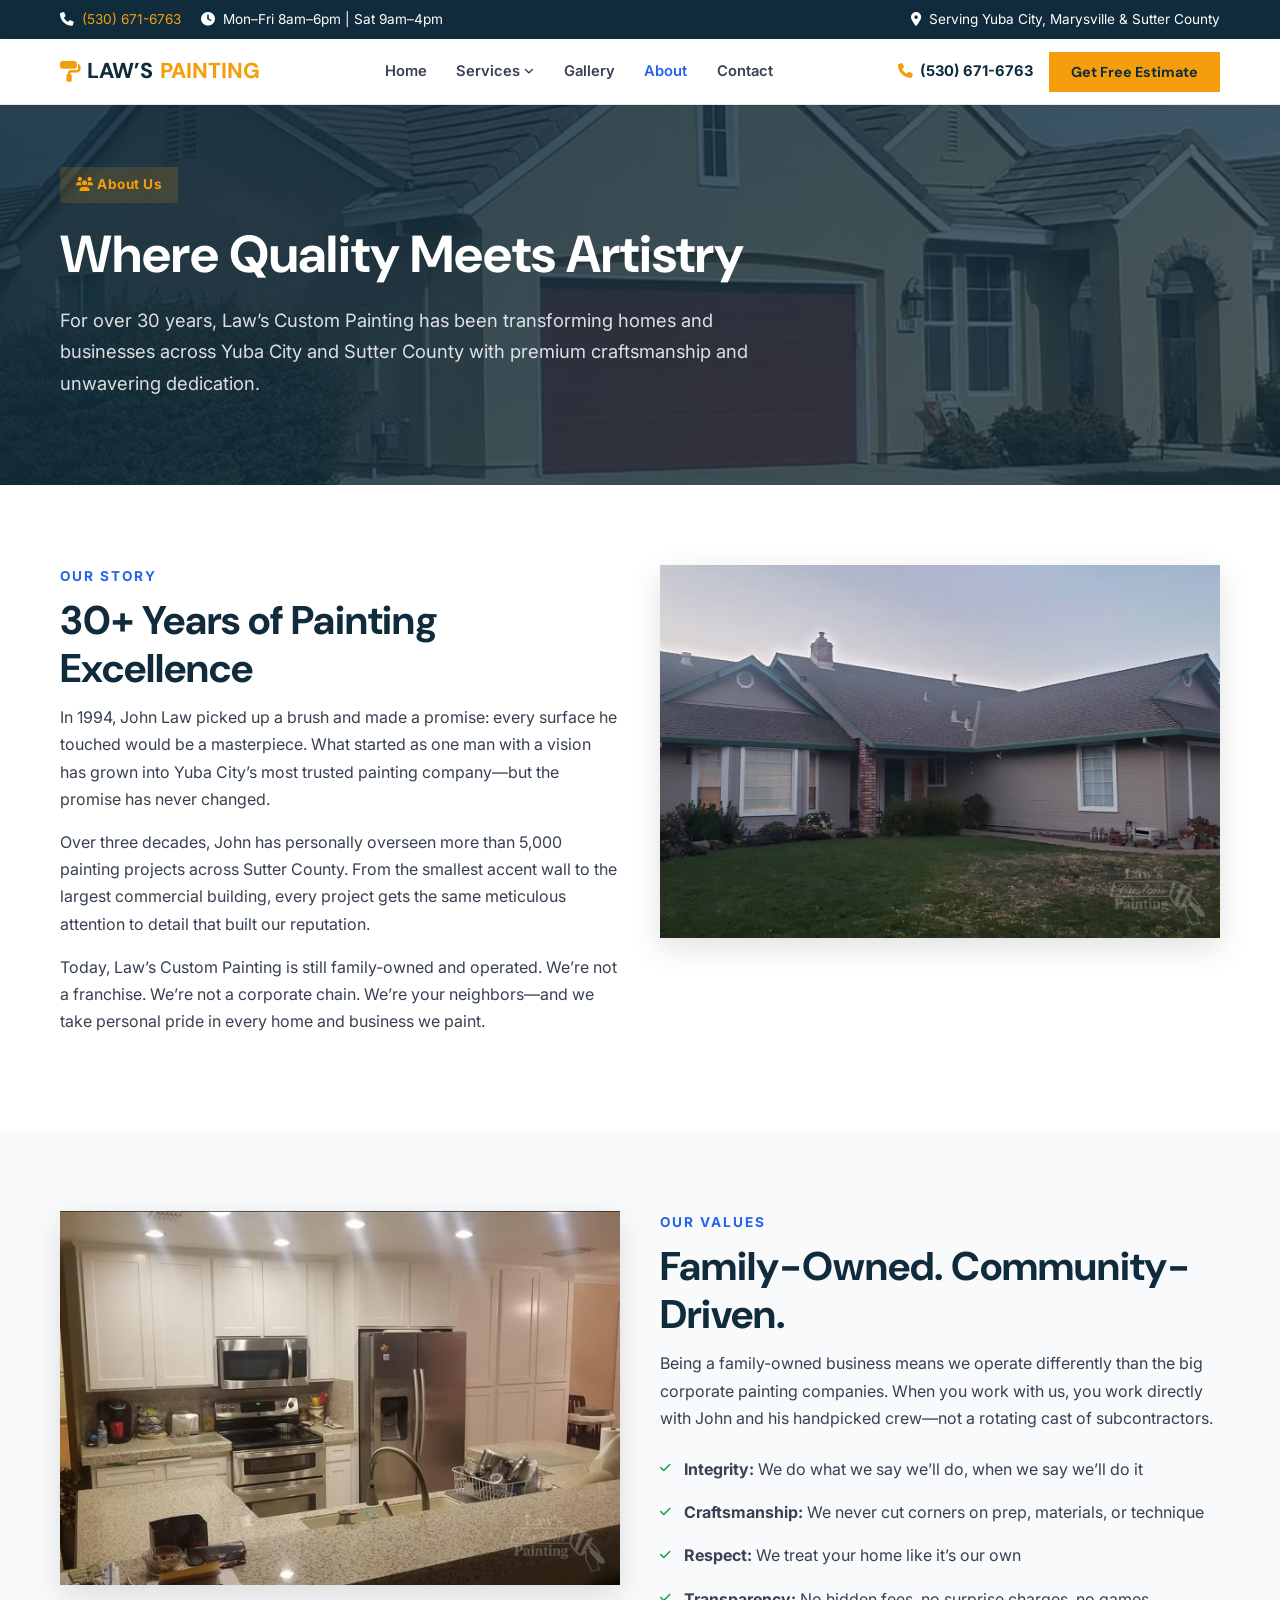
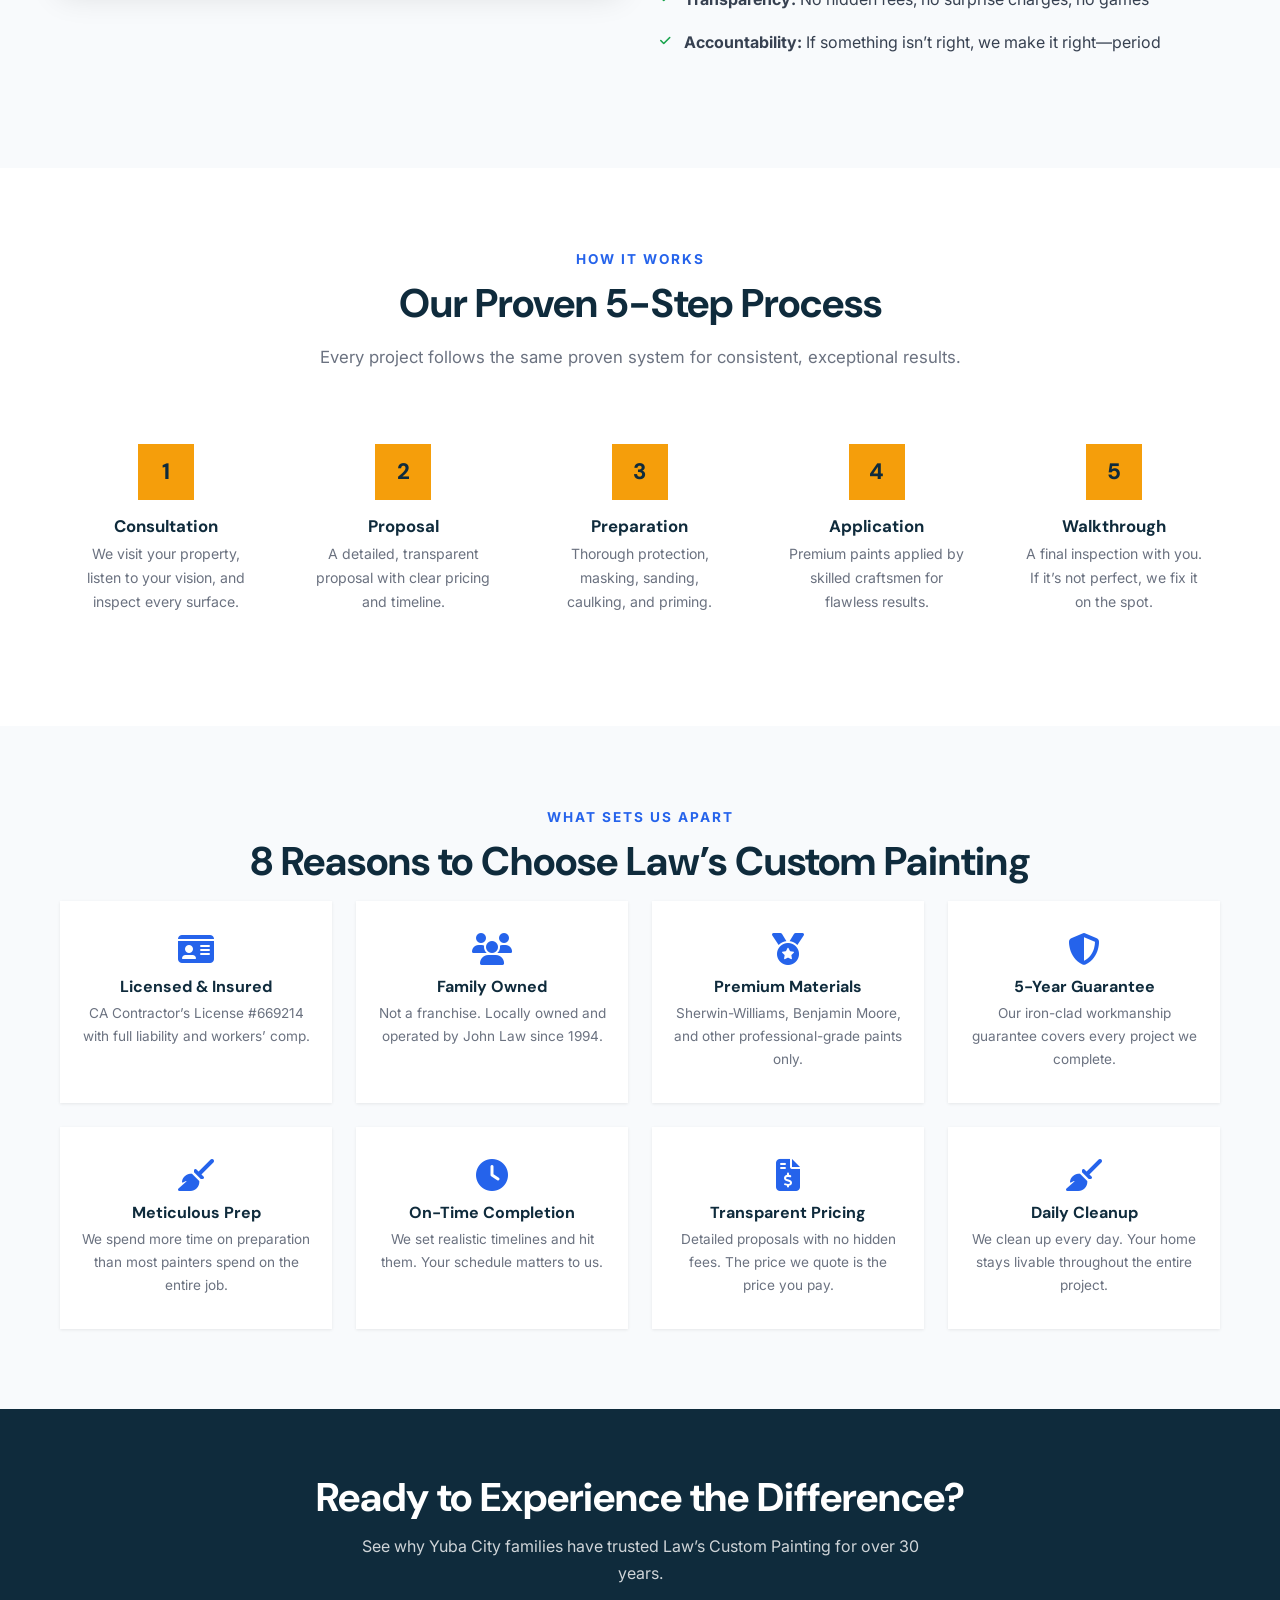
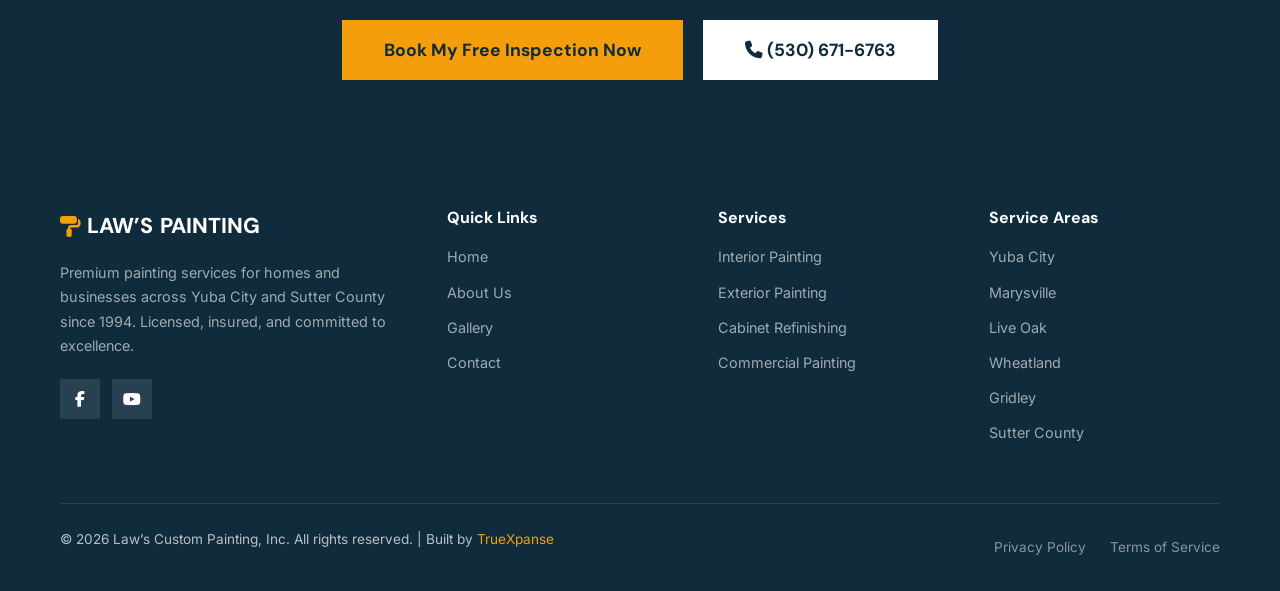
<file: about.html>
<!DOCTYPE html>
<html lang="en">
<head>
  <meta charset="UTF-8">
  <meta name="viewport" content="width=device-width, initial-scale=1.0">
  <title>About Law&#8217;s Custom Painting | Yuba City CA &#8211; 30+ Years, Family Owned</title>
  <meta name="description" content="Learn about Law&#8217;s Custom Painting &#8211; a family-owned painting company serving Yuba City &#38; Sutter County since 1994. Founded by John Law. Licensed CA #669214.">
  <link rel="canonical" href="https://www.lawspainting.com/about.html">
  <meta property="og:title" content="About Us &#8211; Law&#8217;s Custom Painting, Yuba City CA">
  <meta property="og:description" content="Family-owned since 1994. Meet John Law and learn why we&#8217;ve been Yuba City&#8217;s trusted painting contractor for 30+ years.">
  <meta property="og:type" content="website">
  <meta property="og:url" content="https://www.lawspainting.com/about.html">
  <link rel="preconnect" href="https://fonts.googleapis.com">
  <link rel="preconnect" href="https://fonts.gstatic.com" crossorigin>
  <link href="https://fonts.googleapis.com/css2?family=DM+Sans:opsz,wght@9..40,400;9..40,500;9..40,700;9..40,800&family=Inter:wght@400;500;600;700&display=swap" rel="stylesheet">
  <link rel="stylesheet" href="https://cdnjs.cloudflare.com/ajax/libs/font-awesome/6.5.1/css/all.min.css" integrity="sha512-DTOQO9RWCH3ppGqcWaEA1BIZOC6xxalwEsw9c2QQeAIftl+Vegovlnee1c9QX4TctnWMn13TZye+giMm8e2LwA==" crossorigin="anonymous" referrerpolicy="no-referrer">
  <link rel="stylesheet" href="css/styles.css">
</head>
<body>

  <div class="top-bar"><div class="container"><div class="top-bar__left"><span><i class="fas fa-phone"></i> <a href="tel:+15306716763">(530) 671-6763</a></span><span><i class="fas fa-clock"></i> Mon&#8211;Fri 8am&#8211;6pm | Sat 9am&#8211;4pm</span></div><div class="top-bar__right"><span><i class="fas fa-map-marker-alt"></i> Serving Yuba City, Marysville &#38; Sutter County</span></div></div></div>

  <nav class="navbar" id="navbar">
    <div class="container">
      <a href="/" class="nav-logo"><i class="fas fa-paint-roller"></i> LAW&#8217;S <span>PAINTING</span></a>
      <div class="nav-links" id="navLinks">
        <button class="nav-close" id="navClose"><i class="fas fa-times"></i></button>
        <a href="/">Home</a>
        <div class="nav-dropdown">
          <a href="#">Services</a>
          <div class="dropdown-menu">
            <a href="/services/interior-painting.html">Interior Painting</a>
            <a href="/services/exterior-painting.html">Exterior Painting</a>
            <a href="/services/cabinet-refinishing.html">Cabinet Refinishing</a>
            <a href="/services/commercial-painting.html">Commercial Painting</a>
          </div>
        </div>
        <a href="/gallery.html">Gallery</a>
        <a href="/about.html" class="active">About</a>
        <a href="/contact.html">Contact</a>
      </div>
      <div class="nav-right">
        <a href="tel:+15306716763" class="nav-phone"><i class="fas fa-phone"></i> (530) 671-6763</a>
        <a href="/contact.html" class="btn btn-primary btn-sm">Get Free Estimate</a>
        <button class="nav-toggle" id="navToggle" aria-label="Open menu"><span></span><span></span><span></span></button>
      </div>
    </div>
  </nav>
  <div class="nav-overlay" id="navOverlay"></div>

  <!-- Hero -->
  <section class="hero hero--page">
    <div class="hero__bg" style="background-image:url('images/exterior-residential-stucco.jpeg')"></div>
    <div class="hero__overlay"></div>
    <div class="container">
      <div class="hero__content">
        <span class="hero__badge"><i class="fas fa-users"></i> About Us</span>
        <h1>Where Quality Meets Artistry</h1>
        <p>For over 30 years, Law&#8217;s Custom Painting has been transforming homes and businesses across Yuba City and Sutter County with premium craftsmanship and unwavering dedication.</p>
      </div>
    </div>
  </section>

  <!-- Story -->
  <section class="section">
    <div class="container">
      <div class="grid-2">
        <div>
          <p class="section-label">Our Story</p>
          <h2>30+ Years of Painting Excellence</h2>
          <p>In 1994, John Law picked up a brush and made a promise: every surface he touched would be a masterpiece. What started as one man with a vision has grown into Yuba City&#8217;s most trusted painting company&#8212;but the promise has never changed.</p>
          <p>Over three decades, John has personally overseen more than 5,000 painting projects across Sutter County. From the smallest accent wall to the largest commercial building, every project gets the same meticulous attention to detail that built our reputation.</p>
          <p>Today, Law&#8217;s Custom Painting is still family-owned and operated. We&#8217;re not a franchise. We&#8217;re not a corporate chain. We&#8217;re your neighbors&#8212;and we take personal pride in every home and business we paint.</p>
        </div>
        <div>
          <img src="images/exterior-residential-ranch.jpeg" alt="Law&#8217;s Custom Painting exterior project" style="width:100%;box-shadow:var(--shadow-lg);">
        </div>
      </div>
    </div>
  </section>

  <!-- Values -->
  <section class="section section--gray">
    <div class="container">
      <div class="grid-2">
        <div>
          <img src="images/cabinets-white-kitchen.jpeg" alt="Premium cabinet refinishing by Law&#8217;s Custom Painting" style="width:100%;box-shadow:var(--shadow-lg);">
        </div>
        <div>
          <p class="section-label">Our Values</p>
          <h2>Family-Owned. Community-Driven.</h2>
          <p>Being a family-owned business means we operate differently than the big corporate painting companies. When you work with us, you work directly with John and his handpicked crew&#8212;not a rotating cast of subcontractors.</p>
          <ul class="service-detail__list">
            <li><strong>Integrity:</strong> We do what we say we&#8217;ll do, when we say we&#8217;ll do it</li>
            <li><strong>Craftsmanship:</strong> We never cut corners on prep, materials, or technique</li>
            <li><strong>Respect:</strong> We treat your home like it&#8217;s our own</li>
            <li><strong>Transparency:</strong> No hidden fees, no surprise charges, no games</li>
            <li><strong>Accountability:</strong> If something isn&#8217;t right, we make it right&#8212;period</li>
          </ul>
        </div>
      </div>
    </div>
  </section>

  <!-- 5-Step Process -->
  <section class="section">
    <div class="container">
      <p class="section-label text-center">How It Works</p>
      <h2 class="section-title text-center">Our Proven 5-Step Process</h2>
      <p class="section-subtitle text-center">Every project follows the same proven system for consistent, exceptional results.</p>
      <div class="process-grid">
        <div class="process-step">
          <div class="process-step__number">1</div>
          <h3>Consultation</h3>
          <p>We visit your property, listen to your vision, and inspect every surface.</p>
        </div>
        <div class="process-step">
          <div class="process-step__number">2</div>
          <h3>Proposal</h3>
          <p>A detailed, transparent proposal with clear pricing and timeline.</p>
        </div>
        <div class="process-step">
          <div class="process-step__number">3</div>
          <h3>Preparation</h3>
          <p>Thorough protection, masking, sanding, caulking, and priming.</p>
        </div>
        <div class="process-step">
          <div class="process-step__number">4</div>
          <h3>Application</h3>
          <p>Premium paints applied by skilled craftsmen for flawless results.</p>
        </div>
        <div class="process-step">
          <div class="process-step__number">5</div>
          <h3>Walkthrough</h3>
          <p>A final inspection with you. If it&#8217;s not perfect, we fix it on the spot.</p>
        </div>
      </div>
    </div>
  </section>

  <!-- Differentiators -->
  <section class="section section--gray">
    <div class="container">
      <p class="section-label text-center">What Sets Us Apart</p>
      <h2 class="section-title text-center">8 Reasons to Choose Law&#8217;s Custom Painting</h2>
      <div class="differentiator-grid">
        <div class="diff-card">
          <i class="fas fa-id-card"></i>
          <h3>Licensed &#38; Insured</h3>
          <p>CA Contractor&#8217;s License #669214 with full liability and workers&#8217; comp.</p>
        </div>
        <div class="diff-card">
          <i class="fas fa-users"></i>
          <h3>Family Owned</h3>
          <p>Not a franchise. Locally owned and operated by John Law since 1994.</p>
        </div>
        <div class="diff-card">
          <i class="fas fa-medal"></i>
          <h3>Premium Materials</h3>
          <p>Sherwin-Williams, Benjamin Moore, and other professional-grade paints only.</p>
        </div>
        <div class="diff-card">
          <i class="fas fa-shield-alt"></i>
          <h3>5-Year Guarantee</h3>
          <p>Our iron-clad workmanship guarantee covers every project we complete.</p>
        </div>
        <div class="diff-card">
          <i class="fas fa-broom"></i>
          <h3>Meticulous Prep</h3>
          <p>We spend more time on preparation than most painters spend on the entire job.</p>
        </div>
        <div class="diff-card">
          <i class="fas fa-clock"></i>
          <h3>On-Time Completion</h3>
          <p>We set realistic timelines and hit them. Your schedule matters to us.</p>
        </div>
        <div class="diff-card">
          <i class="fas fa-file-invoice-dollar"></i>
          <h3>Transparent Pricing</h3>
          <p>Detailed proposals with no hidden fees. The price we quote is the price you pay.</p>
        </div>
        <div class="diff-card">
          <i class="fas fa-broom"></i>
          <h3>Daily Cleanup</h3>
          <p>We clean up every day. Your home stays livable throughout the entire project.</p>
        </div>
      </div>
    </div>
  </section>

  <!-- CTA -->
  <section class="cta-section">
    <div class="container">
      <h2>Ready to Experience the Difference?</h2>
      <p>See why Yuba City families have trusted Law&#8217;s Custom Painting for over 30 years.</p>
      <a href="/contact.html" class="btn btn-primary btn-lg">Book My Free Inspection Now</a>
      <a href="tel:+15306716763" class="btn btn-white btn-lg"><i class="fas fa-phone"></i> (530) 671-6763</a>
    </div>
  </section>

  <!-- Footer -->
  <footer class="footer">
    <div class="container">
      <div class="footer__grid">
        <div class="footer__brand">
          <a href="/" class="nav-logo"><i class="fas fa-paint-roller"></i> LAW&#8217;S <span>PAINTING</span></a>
          <p>Premium painting services for homes and businesses across Yuba City and Sutter County since 1994. Licensed, insured, and committed to excellence.</p>
          <div class="footer__social">
            <a href="https://www.facebook.com/LawsCustomPainting" target="_blank" rel="noopener noreferrer" aria-label="Facebook"><i class="fab fa-facebook-f"></i></a>
            <a href="https://www.youtube.com/@LawsCustomPainting" target="_blank" rel="noopener noreferrer" aria-label="YouTube"><i class="fab fa-youtube"></i></a>
          </div>
        </div>
        <div><h4>Quick Links</h4><ul><li><a href="/">Home</a></li><li><a href="/about.html">About Us</a></li><li><a href="/gallery.html">Gallery</a></li><li><a href="/contact.html">Contact</a></li></ul></div>
        <div><h4>Services</h4><ul><li><a href="/services/interior-painting.html">Interior Painting</a></li><li><a href="/services/exterior-painting.html">Exterior Painting</a></li><li><a href="/services/cabinet-refinishing.html">Cabinet Refinishing</a></li><li><a href="/services/commercial-painting.html">Commercial Painting</a></li></ul></div>
        <div><h4>Service Areas</h4><ul><li><a href="/contact.html">Yuba City</a></li><li><a href="/contact.html">Marysville</a></li><li><a href="/contact.html">Live Oak</a></li><li><a href="/contact.html">Wheatland</a></li><li><a href="/contact.html">Gridley</a></li><li><a href="/contact.html">Sutter County</a></li></ul></div>
      </div>
      <div class="footer__bottom">
        <p>&copy; 2026 Law&#8217;s Custom Painting, Inc. All rights reserved. | Built by <a href="https://truexpanse.com" target="_blank" rel="noopener noreferrer">TrueXpanse</a></p>
        <div class="footer__legal"><a href="/privacy-policy.html">Privacy Policy</a><a href="/terms-of-service.html">Terms of Service</a></div>
      </div>
    </div>
  </footer>

  <div class="mobile-cta"><div class="container"><a href="tel:+15306716763" class="btn btn-dark"><i class="fas fa-phone"></i> Call Now</a><a href="/contact.html" class="btn btn-primary">Book Free Inspection</a></div></div>

  <script>
    const navToggle=document.getElementById('navToggle'),navClose=document.getElementById('navClose'),navLinks=document.getElementById('navLinks'),navOverlay=document.getElementById('navOverlay');
    function openNav(){navLinks.classList.add('open');navOverlay.classList.add('active');}function closeNav(){navLinks.classList.remove('open');navOverlay.classList.remove('active');}
    navToggle.addEventListener('click',openNav);navClose.addEventListener('click',closeNav);navOverlay.addEventListener('click',closeNav);
  </script>

</body>
</html>
</file>
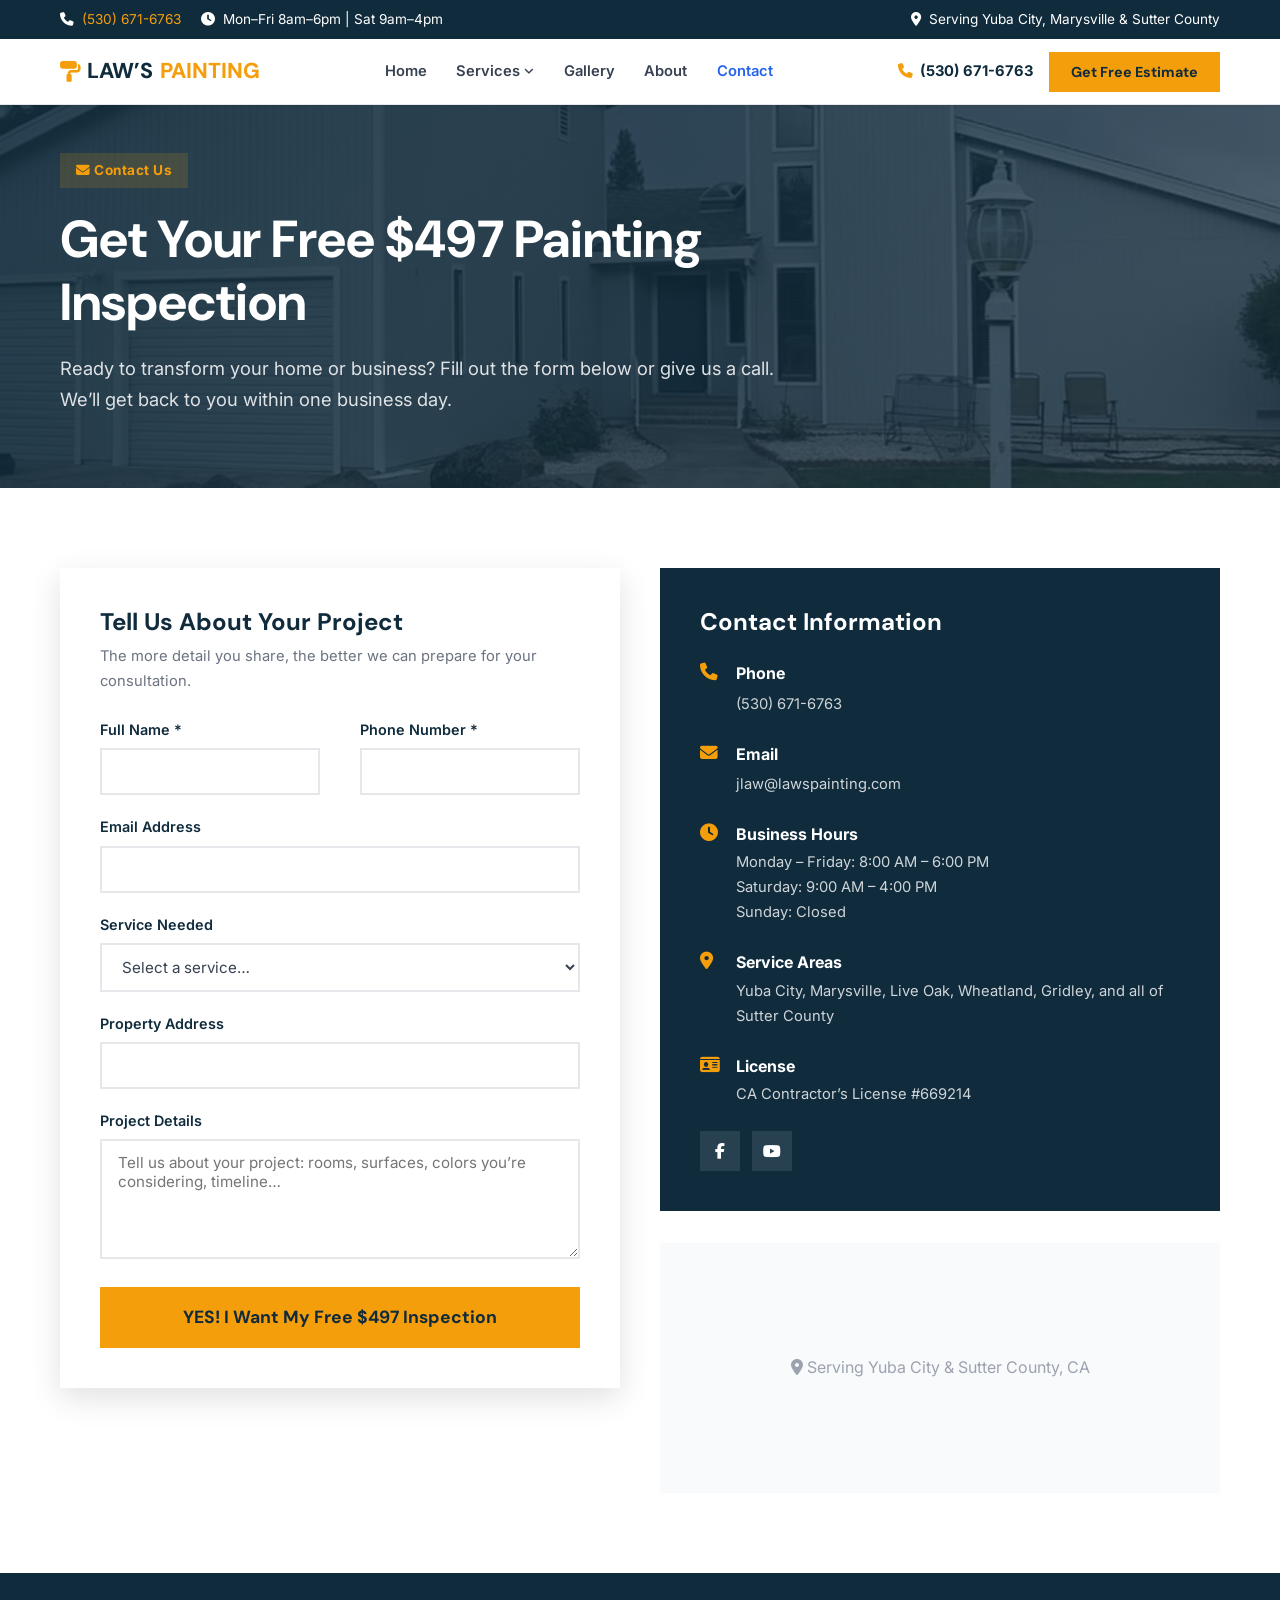
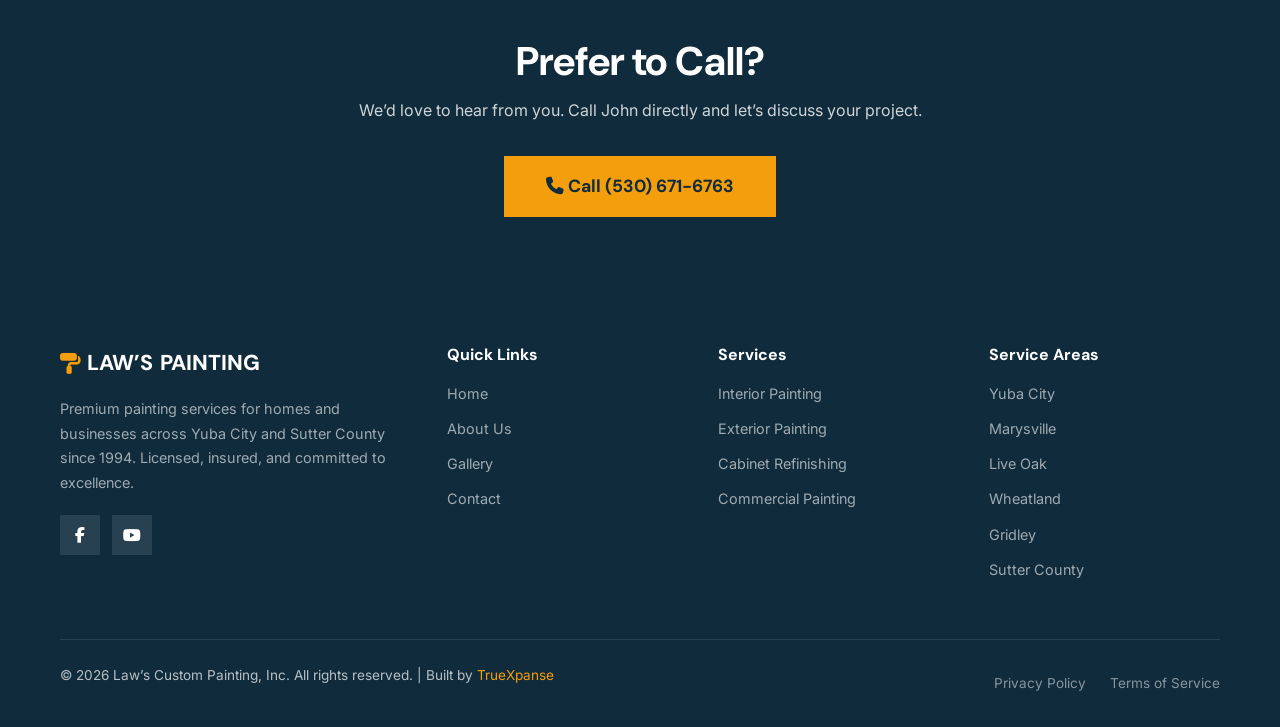
<file: contact.html>
<!DOCTYPE html>
<html lang="en">
<head>
  <meta charset="UTF-8">
  <meta name="viewport" content="width=device-width, initial-scale=1.0">
  <title>Contact Law&#8217;s Custom Painting | Free Estimate &#8211; Yuba City, CA</title>
  <meta name="description" content="Contact Law&#8217;s Custom Painting for a free painting estimate in Yuba City &#38; Sutter County. Call (530) 671-6763 or fill out our online form. Licensed CA #669214.">
  <link rel="canonical" href="https://www.lawspainting.com/contact.html">
  <meta property="og:title" content="Contact Us &#8211; Law&#8217;s Custom Painting, Yuba City CA">
  <meta property="og:description" content="Get a free painting estimate. Call (530) 671-6763 or fill out our online form. Serving Yuba City, Marysville, and Sutter County.">
  <meta property="og:type" content="website">
  <meta property="og:url" content="https://www.lawspainting.com/contact.html">
  <link rel="preconnect" href="https://fonts.googleapis.com">
  <link rel="preconnect" href="https://fonts.gstatic.com" crossorigin>
  <link href="https://fonts.googleapis.com/css2?family=DM+Sans:opsz,wght@9..40,400;9..40,500;9..40,700;9..40,800&family=Inter:wght@400;500;600;700&display=swap" rel="stylesheet">
  <link rel="stylesheet" href="https://cdnjs.cloudflare.com/ajax/libs/font-awesome/6.5.1/css/all.min.css" integrity="sha512-DTOQO9RWCH3ppGqcWaEA1BIZOC6xxalwEsw9c2QQeAIftl+Vegovlnee1c9QX4TctnWMn13TZye+giMm8e2LwA==" crossorigin="anonymous" referrerpolicy="no-referrer">
  <link rel="stylesheet" href="css/styles.css">
</head>
<body>

  <div class="top-bar"><div class="container"><div class="top-bar__left"><span><i class="fas fa-phone"></i> <a href="tel:+15306716763">(530) 671-6763</a></span><span><i class="fas fa-clock"></i> Mon&#8211;Fri 8am&#8211;6pm | Sat 9am&#8211;4pm</span></div><div class="top-bar__right"><span><i class="fas fa-map-marker-alt"></i> Serving Yuba City, Marysville &#38; Sutter County</span></div></div></div>

  <nav class="navbar" id="navbar">
    <div class="container">
      <a href="/" class="nav-logo"><i class="fas fa-paint-roller"></i> LAW&#8217;S <span>PAINTING</span></a>
      <div class="nav-links" id="navLinks">
        <button class="nav-close" id="navClose"><i class="fas fa-times"></i></button>
        <a href="/">Home</a>
        <div class="nav-dropdown">
          <a href="#">Services</a>
          <div class="dropdown-menu">
            <a href="/services/interior-painting.html">Interior Painting</a>
            <a href="/services/exterior-painting.html">Exterior Painting</a>
            <a href="/services/cabinet-refinishing.html">Cabinet Refinishing</a>
            <a href="/services/commercial-painting.html">Commercial Painting</a>
          </div>
        </div>
        <a href="/gallery.html">Gallery</a>
        <a href="/about.html">About</a>
        <a href="/contact.html" class="active">Contact</a>
      </div>
      <div class="nav-right">
        <a href="tel:+15306716763" class="nav-phone"><i class="fas fa-phone"></i> (530) 671-6763</a>
        <a href="/contact.html" class="btn btn-primary btn-sm">Get Free Estimate</a>
        <button class="nav-toggle" id="navToggle" aria-label="Open menu"><span></span><span></span><span></span></button>
      </div>
    </div>
  </nav>
  <div class="nav-overlay" id="navOverlay"></div>

  <!-- Hero -->
  <section class="hero hero--page">
    <div class="hero__bg" style="background-image:url('images/exterior-modern-white.jpeg')"></div>
    <div class="hero__overlay"></div>
    <div class="container">
      <div class="hero__content">
        <span class="hero__badge"><i class="fas fa-envelope"></i> Contact Us</span>
        <h1>Get Your Free $497 Painting Inspection</h1>
        <p>Ready to transform your home or business? Fill out the form below or give us a call. We&#8217;ll get back to you within one business day.</p>
      </div>
    </div>
  </section>

  <!-- Contact Form + Info -->
  <section class="section form-section">
    <div class="container">
      <div class="grid-2">
        <div class="form-card">
          <h3>Tell Us About Your Project</h3>
          <p>The more detail you share, the better we can prepare for your consultation.</p>
          <form name="contact-form" method="POST" action="/thank-you" data-netlify="true">
            <input type="hidden" name="form-name" value="contact-form">
            <div class="grid-2">
              <div class="form-group">
                <label for="name">Full Name *</label>
                <input type="text" id="name" name="name" required>
              </div>
              <div class="form-group">
                <label for="phone">Phone Number *</label>
                <input type="tel" id="phone" name="phone" required>
              </div>
            </div>
            <div class="form-group">
              <label for="email">Email Address</label>
              <input type="email" id="email" name="email">
            </div>
            <div class="form-group">
              <label for="service">Service Needed</label>
              <select id="service" name="service">
                <option value="">Select a service&#8230;</option>
                <option value="Interior Painting">Interior Painting</option>
                <option value="Exterior Painting">Exterior Painting</option>
                <option value="Cabinet Refinishing">Cabinet Refinishing</option>
                <option value="Commercial Painting">Commercial Painting</option>
                <option value="Specialty Finishes">Specialty Finishes</option>
                <option value="Graffiti Removal">Graffiti Removal</option>
                <option value="Other">Other</option>
              </select>
            </div>
            <div class="form-group">
              <label for="address">Property Address</label>
              <input type="text" id="address" name="address">
            </div>
            <div class="form-group">
              <label for="message">Project Details</label>
              <textarea id="message" name="message" placeholder="Tell us about your project: rooms, surfaces, colors you&#8217;re considering, timeline&#8230;"></textarea>
            </div>
            <button type="submit" class="btn btn-primary btn-lg" style="width:100%;">YES! I Want My Free $497 Inspection</button>
          </form>
        </div>
        <div>
          <div class="contact-info-card">
            <h3>Contact Information</h3>
            <div class="contact-info-item">
              <i class="fas fa-phone"></i>
              <div>
                <strong>Phone</strong>
                <a href="tel:+15306716763">(530) 671-6763</a>
              </div>
            </div>
            <div class="contact-info-item">
              <i class="fas fa-envelope"></i>
              <div>
                <strong>Email</strong>
                <a href="mailto:jlaw@lawspainting.com">jlaw@lawspainting.com</a>
              </div>
            </div>
            <div class="contact-info-item">
              <i class="fas fa-clock"></i>
              <div>
                <strong>Business Hours</strong>
                <p>Monday &#8211; Friday: 8:00 AM &#8211; 6:00 PM</p>
                <p>Saturday: 9:00 AM &#8211; 4:00 PM</p>
                <p>Sunday: Closed</p>
              </div>
            </div>
            <div class="contact-info-item">
              <i class="fas fa-map-marker-alt"></i>
              <div>
                <strong>Service Areas</strong>
                <p>Yuba City, Marysville, Live Oak, Wheatland, Gridley, and all of Sutter County</p>
              </div>
            </div>
            <div class="contact-info-item">
              <i class="fas fa-id-card"></i>
              <div>
                <strong>License</strong>
                <p>CA Contractor&#8217;s License #669214</p>
              </div>
            </div>
            <div style="margin-top:1.5rem;display:flex;gap:.75rem;">
              <a href="https://www.facebook.com/LawsCustomPainting" target="_blank" rel="noopener noreferrer" style="width:40px;height:40px;background:rgba(255,255,255,.1);color:var(--white);display:flex;align-items:center;justify-content:center;font-size:1rem;"><i class="fab fa-facebook-f"></i></a>
              <a href="https://www.youtube.com/@LawsCustomPainting" target="_blank" rel="noopener noreferrer" style="width:40px;height:40px;background:rgba(255,255,255,.1);color:var(--white);display:flex;align-items:center;justify-content:center;font-size:1rem;"><i class="fab fa-youtube"></i></a>
            </div>
          </div>
          <div class="map-placeholder">
            <span><i class="fas fa-map-marker-alt"></i> Serving Yuba City &#38; Sutter County, CA</span>
          </div>
        </div>
      </div>
    </div>
  </section>

  <!-- CTA -->
  <section class="cta-section">
    <div class="container">
      <h2>Prefer to Call?</h2>
      <p>We&#8217;d love to hear from you. Call John directly and let&#8217;s discuss your project.</p>
      <a href="tel:+15306716763" class="btn btn-primary btn-lg"><i class="fas fa-phone"></i> Call (530) 671-6763</a>
    </div>
  </section>

  <!-- Footer -->
  <footer class="footer">
    <div class="container">
      <div class="footer__grid">
        <div class="footer__brand">
          <a href="/" class="nav-logo"><i class="fas fa-paint-roller"></i> LAW&#8217;S <span>PAINTING</span></a>
          <p>Premium painting services for homes and businesses across Yuba City and Sutter County since 1994. Licensed, insured, and committed to excellence.</p>
          <div class="footer__social">
            <a href="https://www.facebook.com/LawsCustomPainting" target="_blank" rel="noopener noreferrer" aria-label="Facebook"><i class="fab fa-facebook-f"></i></a>
            <a href="https://www.youtube.com/@LawsCustomPainting" target="_blank" rel="noopener noreferrer" aria-label="YouTube"><i class="fab fa-youtube"></i></a>
          </div>
        </div>
        <div><h4>Quick Links</h4><ul><li><a href="/">Home</a></li><li><a href="/about.html">About Us</a></li><li><a href="/gallery.html">Gallery</a></li><li><a href="/contact.html">Contact</a></li></ul></div>
        <div><h4>Services</h4><ul><li><a href="/services/interior-painting.html">Interior Painting</a></li><li><a href="/services/exterior-painting.html">Exterior Painting</a></li><li><a href="/services/cabinet-refinishing.html">Cabinet Refinishing</a></li><li><a href="/services/commercial-painting.html">Commercial Painting</a></li></ul></div>
        <div><h4>Service Areas</h4><ul><li><a href="/contact.html">Yuba City</a></li><li><a href="/contact.html">Marysville</a></li><li><a href="/contact.html">Live Oak</a></li><li><a href="/contact.html">Wheatland</a></li><li><a href="/contact.html">Gridley</a></li><li><a href="/contact.html">Sutter County</a></li></ul></div>
      </div>
      <div class="footer__bottom">
        <p>&copy; 2026 Law&#8217;s Custom Painting, Inc. All rights reserved. | Built by <a href="https://truexpanse.com" target="_blank" rel="noopener noreferrer">TrueXpanse</a></p>
        <div class="footer__legal"><a href="/privacy-policy.html">Privacy Policy</a><a href="/terms-of-service.html">Terms of Service</a></div>
      </div>
    </div>
  </footer>

  <div class="mobile-cta"><div class="container"><a href="tel:+15306716763" class="btn btn-dark"><i class="fas fa-phone"></i> Call Now</a><a href="/contact.html" class="btn btn-primary">Book Free Inspection</a></div></div>

  <script>
    const navToggle=document.getElementById('navToggle'),navClose=document.getElementById('navClose'),navLinks=document.getElementById('navLinks'),navOverlay=document.getElementById('navOverlay');
    function openNav(){navLinks.classList.add('open');navOverlay.classList.add('active');}function closeNav(){navLinks.classList.remove('open');navOverlay.classList.remove('active');}
    navToggle.addEventListener('click',openNav);navClose.addEventListener('click',closeNav);navOverlay.addEventListener('click',closeNav);
  </script>

</body>
</html>
</file>
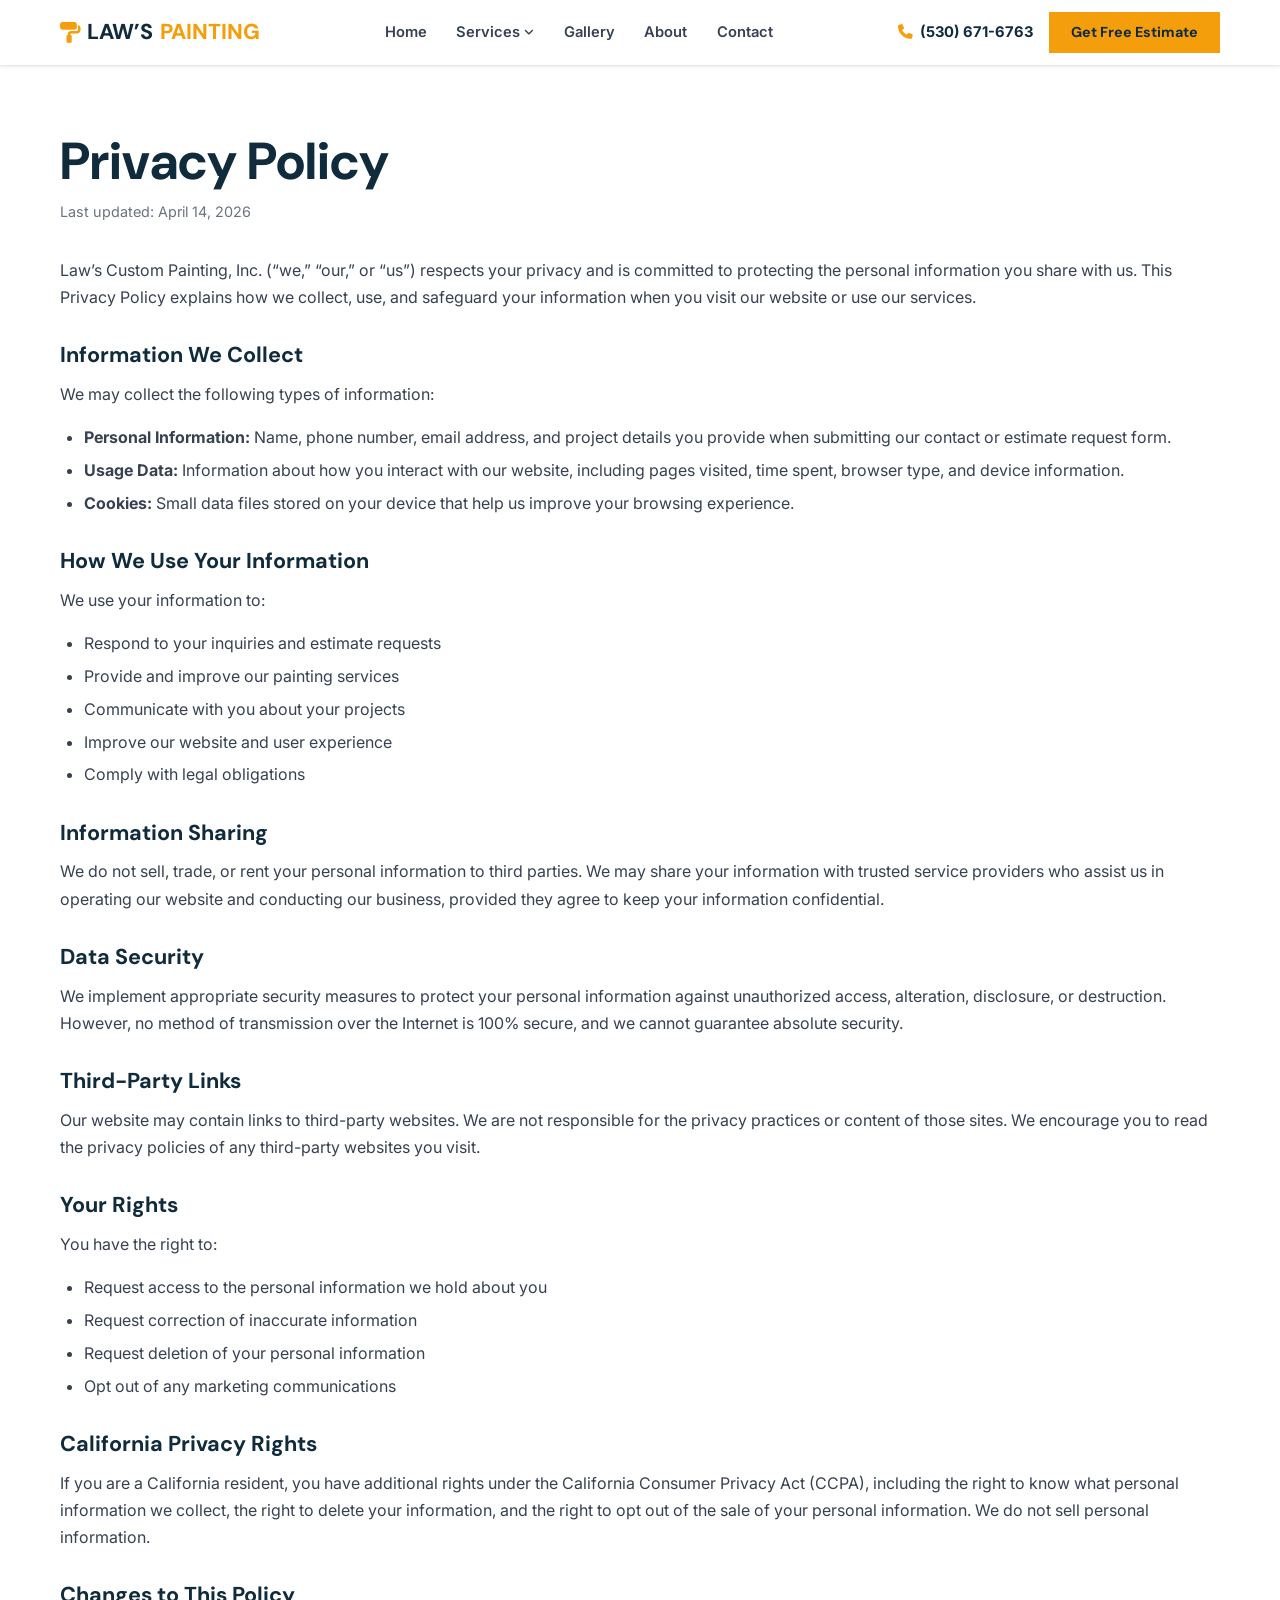
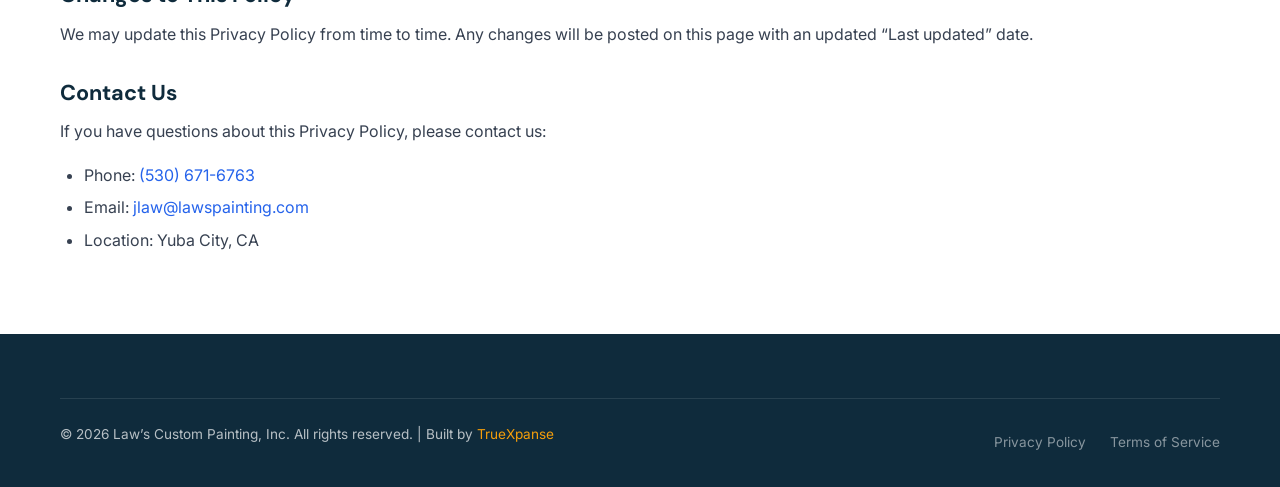
<file: privacy-policy.html>
<!DOCTYPE html>
<html lang="en">
<head>
  <meta charset="UTF-8">
  <meta name="viewport" content="width=device-width, initial-scale=1.0">
  <title>Privacy Policy | Law&#8217;s Custom Painting &#8211; Yuba City, CA</title>
  <meta name="description" content="Privacy policy for Law&#8217;s Custom Painting website. Learn how we collect, use, and protect your personal information.">
  <link rel="canonical" href="https://www.lawspainting.com/privacy-policy">
  <link rel="preconnect" href="https://fonts.googleapis.com">
  <link rel="preconnect" href="https://fonts.gstatic.com" crossorigin>
  <link href="https://fonts.googleapis.com/css2?family=DM+Sans:opsz,wght@9..40,400;9..40,500;9..40,700;9..40,800&family=Inter:wght@400;500;600;700&display=swap" rel="stylesheet">
  <link rel="stylesheet" href="https://cdnjs.cloudflare.com/ajax/libs/font-awesome/6.5.1/css/all.min.css" integrity="sha512-DTOQO9RWCH3ppGqcWaEA1BIZOC6xxalwEsw9c2QQeAIftl+Vegovlnee1c9QX4TctnWMn13TZye+giMm8e2LwA==" crossorigin="anonymous" referrerpolicy="no-referrer">
  <link rel="stylesheet" href="css/styles.css">
</head>
<body>

  <!-- Navbar -->
  <nav class="navbar" id="navbar">
    <div class="container">
      <a href="/" class="nav-logo"><i class="fas fa-paint-roller"></i> LAW&#8217;S <span>PAINTING</span></a>
      <div class="nav-links" id="navLinks">
        <button class="nav-close" id="navClose"><i class="fas fa-times"></i></button>
        <a href="/">Home</a>
        <div class="nav-dropdown">
          <a href="#">Services</a>
          <div class="dropdown-menu">
            <a href="/services/interior-painting.html">Interior Painting</a>
            <a href="/services/exterior-painting.html">Exterior Painting</a>
            <a href="/services/cabinet-refinishing.html">Cabinet Refinishing</a>
            <a href="/services/commercial-painting.html">Commercial Painting</a>
          </div>
        </div>
        <a href="/gallery.html">Gallery</a>
        <a href="/about.html">About</a>
        <a href="/contact.html">Contact</a>
      </div>
      <div class="nav-right">
        <a href="tel:+15306716763" class="nav-phone"><i class="fas fa-phone"></i> (530) 671-6763</a>
        <a href="/contact.html" class="btn btn-primary btn-sm">Get Free Estimate</a>
        <button class="nav-toggle" id="navToggle" aria-label="Open menu"><span></span><span></span><span></span></button>
      </div>
    </div>
  </nav>
  <div class="nav-overlay" id="navOverlay"></div>

  <!-- Privacy Policy Content -->
  <section class="legal-page">
    <div class="container">
      <h1>Privacy Policy</h1>
      <p class="legal-updated">Last updated: April 14, 2026</p>

      <p>Law&#8217;s Custom Painting, Inc. (&#8220;we,&#8221; &#8220;our,&#8221; or &#8220;us&#8221;) respects your privacy and is committed to protecting the personal information you share with us. This Privacy Policy explains how we collect, use, and safeguard your information when you visit our website or use our services.</p>

      <h2>Information We Collect</h2>
      <p>We may collect the following types of information:</p>
      <ul>
        <li><strong>Personal Information:</strong> Name, phone number, email address, and project details you provide when submitting our contact or estimate request form.</li>
        <li><strong>Usage Data:</strong> Information about how you interact with our website, including pages visited, time spent, browser type, and device information.</li>
        <li><strong>Cookies:</strong> Small data files stored on your device that help us improve your browsing experience.</li>
      </ul>

      <h2>How We Use Your Information</h2>
      <p>We use your information to:</p>
      <ul>
        <li>Respond to your inquiries and estimate requests</li>
        <li>Provide and improve our painting services</li>
        <li>Communicate with you about your projects</li>
        <li>Improve our website and user experience</li>
        <li>Comply with legal obligations</li>
      </ul>

      <h2>Information Sharing</h2>
      <p>We do not sell, trade, or rent your personal information to third parties. We may share your information with trusted service providers who assist us in operating our website and conducting our business, provided they agree to keep your information confidential.</p>

      <h2>Data Security</h2>
      <p>We implement appropriate security measures to protect your personal information against unauthorized access, alteration, disclosure, or destruction. However, no method of transmission over the Internet is 100% secure, and we cannot guarantee absolute security.</p>

      <h2>Third-Party Links</h2>
      <p>Our website may contain links to third-party websites. We are not responsible for the privacy practices or content of those sites. We encourage you to read the privacy policies of any third-party websites you visit.</p>

      <h2>Your Rights</h2>
      <p>You have the right to:</p>
      <ul>
        <li>Request access to the personal information we hold about you</li>
        <li>Request correction of inaccurate information</li>
        <li>Request deletion of your personal information</li>
        <li>Opt out of any marketing communications</li>
      </ul>

      <h2>California Privacy Rights</h2>
      <p>If you are a California resident, you have additional rights under the California Consumer Privacy Act (CCPA), including the right to know what personal information we collect, the right to delete your information, and the right to opt out of the sale of your personal information. We do not sell personal information.</p>

      <h2>Changes to This Policy</h2>
      <p>We may update this Privacy Policy from time to time. Any changes will be posted on this page with an updated &#8220;Last updated&#8221; date.</p>

      <h2>Contact Us</h2>
      <p>If you have questions about this Privacy Policy, please contact us:</p>
      <ul>
        <li>Phone: <a href="tel:+15306716763">(530) 671-6763</a></li>
        <li>Email: <a href="mailto:jlaw@lawspainting.com">jlaw@lawspainting.com</a></li>
        <li>Location: Yuba City, CA</li>
      </ul>
    </div>
  </section>

  <!-- Footer -->
  <footer class="footer">
    <div class="container">
      <div class="footer__bottom">
        <p>&copy; 2026 Law&#8217;s Custom Painting, Inc. All rights reserved. | Built by <a href="https://truexpanse.com" target="_blank" rel="noopener noreferrer">TrueXpanse</a></p>
        <div class="footer__legal">
          <a href="/privacy-policy.html">Privacy Policy</a>
          <a href="/terms-of-service.html">Terms of Service</a>
        </div>
      </div>
    </div>
  </footer>

  <script>
    const navToggle=document.getElementById('navToggle'),navClose=document.getElementById('navClose'),navLinks=document.getElementById('navLinks'),navOverlay=document.getElementById('navOverlay');
    function openNav(){navLinks.classList.add('open');navOverlay.classList.add('active');}function closeNav(){navLinks.classList.remove('open');navOverlay.classList.remove('active');}
    navToggle.addEventListener('click',openNav);navClose.addEventListener('click',closeNav);navOverlay.addEventListener('click',closeNav);
  </script>

</body>
</html>
</file>
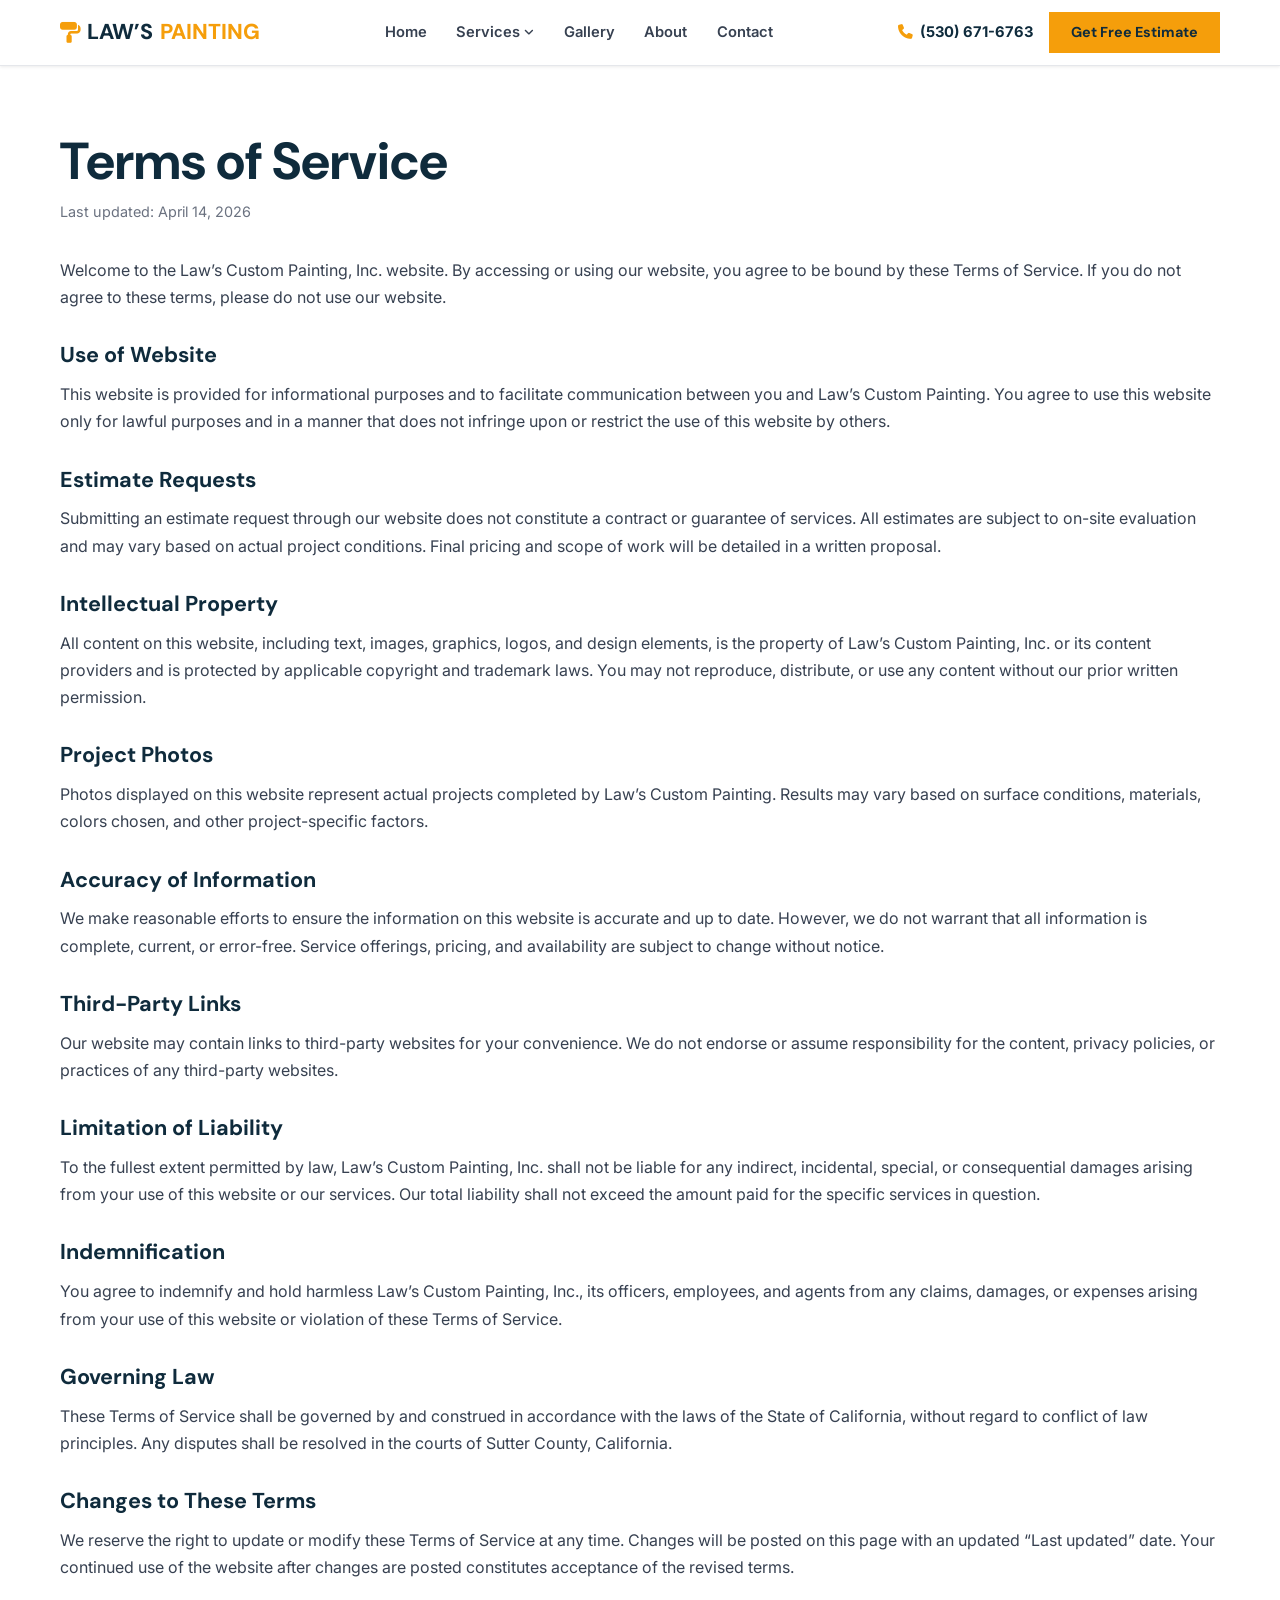
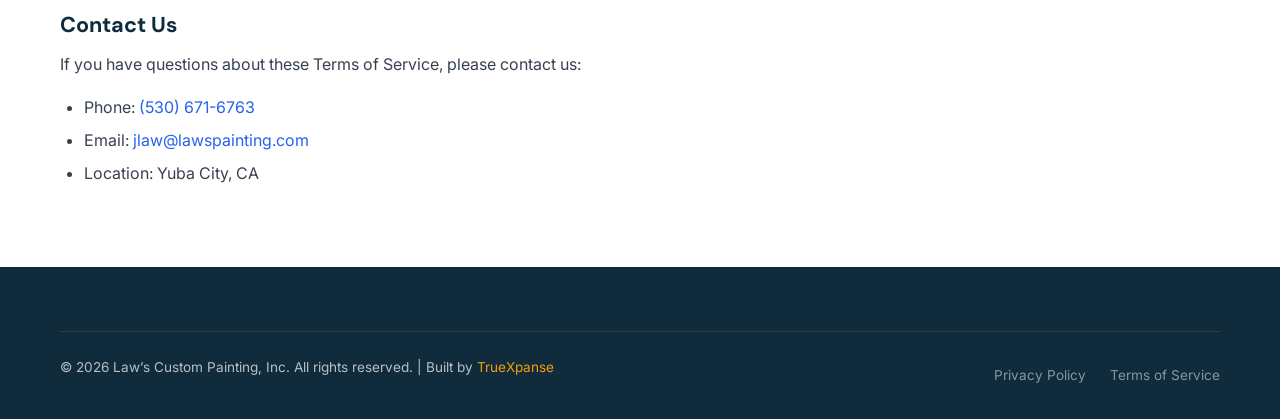
<file: terms-of-service.html>
<!DOCTYPE html>
<html lang="en">
<head>
  <meta charset="UTF-8">
  <meta name="viewport" content="width=device-width, initial-scale=1.0">
  <title>Terms of Service | Law&#8217;s Custom Painting &#8211; Yuba City, CA</title>
  <meta name="description" content="Terms of service for the Law&#8217;s Custom Painting website. Review the terms governing your use of our website and services.">
  <link rel="canonical" href="https://www.lawspainting.com/terms-of-service">
  <link rel="preconnect" href="https://fonts.googleapis.com">
  <link rel="preconnect" href="https://fonts.gstatic.com" crossorigin>
  <link href="https://fonts.googleapis.com/css2?family=DM+Sans:opsz,wght@9..40,400;9..40,500;9..40,700;9..40,800&family=Inter:wght@400;500;600;700&display=swap" rel="stylesheet">
  <link rel="stylesheet" href="https://cdnjs.cloudflare.com/ajax/libs/font-awesome/6.5.1/css/all.min.css" integrity="sha512-DTOQO9RWCH3ppGqcWaEA1BIZOC6xxalwEsw9c2QQeAIftl+Vegovlnee1c9QX4TctnWMn13TZye+giMm8e2LwA==" crossorigin="anonymous" referrerpolicy="no-referrer">
  <link rel="stylesheet" href="css/styles.css">
</head>
<body>

  <!-- Navbar -->
  <nav class="navbar" id="navbar">
    <div class="container">
      <a href="/" class="nav-logo"><i class="fas fa-paint-roller"></i> LAW&#8217;S <span>PAINTING</span></a>
      <div class="nav-links" id="navLinks">
        <button class="nav-close" id="navClose"><i class="fas fa-times"></i></button>
        <a href="/">Home</a>
        <div class="nav-dropdown">
          <a href="#">Services</a>
          <div class="dropdown-menu">
            <a href="/services/interior-painting.html">Interior Painting</a>
            <a href="/services/exterior-painting.html">Exterior Painting</a>
            <a href="/services/cabinet-refinishing.html">Cabinet Refinishing</a>
            <a href="/services/commercial-painting.html">Commercial Painting</a>
          </div>
        </div>
        <a href="/gallery.html">Gallery</a>
        <a href="/about.html">About</a>
        <a href="/contact.html">Contact</a>
      </div>
      <div class="nav-right">
        <a href="tel:+15306716763" class="nav-phone"><i class="fas fa-phone"></i> (530) 671-6763</a>
        <a href="/contact.html" class="btn btn-primary btn-sm">Get Free Estimate</a>
        <button class="nav-toggle" id="navToggle" aria-label="Open menu"><span></span><span></span><span></span></button>
      </div>
    </div>
  </nav>
  <div class="nav-overlay" id="navOverlay"></div>

  <!-- Terms of Service Content -->
  <section class="legal-page">
    <div class="container">
      <h1>Terms of Service</h1>
      <p class="legal-updated">Last updated: April 14, 2026</p>

      <p>Welcome to the Law&#8217;s Custom Painting, Inc. website. By accessing or using our website, you agree to be bound by these Terms of Service. If you do not agree to these terms, please do not use our website.</p>

      <h2>Use of Website</h2>
      <p>This website is provided for informational purposes and to facilitate communication between you and Law&#8217;s Custom Painting. You agree to use this website only for lawful purposes and in a manner that does not infringe upon or restrict the use of this website by others.</p>

      <h2>Estimate Requests</h2>
      <p>Submitting an estimate request through our website does not constitute a contract or guarantee of services. All estimates are subject to on-site evaluation and may vary based on actual project conditions. Final pricing and scope of work will be detailed in a written proposal.</p>

      <h2>Intellectual Property</h2>
      <p>All content on this website, including text, images, graphics, logos, and design elements, is the property of Law&#8217;s Custom Painting, Inc. or its content providers and is protected by applicable copyright and trademark laws. You may not reproduce, distribute, or use any content without our prior written permission.</p>

      <h2>Project Photos</h2>
      <p>Photos displayed on this website represent actual projects completed by Law&#8217;s Custom Painting. Results may vary based on surface conditions, materials, colors chosen, and other project-specific factors.</p>

      <h2>Accuracy of Information</h2>
      <p>We make reasonable efforts to ensure the information on this website is accurate and up to date. However, we do not warrant that all information is complete, current, or error-free. Service offerings, pricing, and availability are subject to change without notice.</p>

      <h2>Third-Party Links</h2>
      <p>Our website may contain links to third-party websites for your convenience. We do not endorse or assume responsibility for the content, privacy policies, or practices of any third-party websites.</p>

      <h2>Limitation of Liability</h2>
      <p>To the fullest extent permitted by law, Law&#8217;s Custom Painting, Inc. shall not be liable for any indirect, incidental, special, or consequential damages arising from your use of this website or our services. Our total liability shall not exceed the amount paid for the specific services in question.</p>

      <h2>Indemnification</h2>
      <p>You agree to indemnify and hold harmless Law&#8217;s Custom Painting, Inc., its officers, employees, and agents from any claims, damages, or expenses arising from your use of this website or violation of these Terms of Service.</p>

      <h2>Governing Law</h2>
      <p>These Terms of Service shall be governed by and construed in accordance with the laws of the State of California, without regard to conflict of law principles. Any disputes shall be resolved in the courts of Sutter County, California.</p>

      <h2>Changes to These Terms</h2>
      <p>We reserve the right to update or modify these Terms of Service at any time. Changes will be posted on this page with an updated &#8220;Last updated&#8221; date. Your continued use of the website after changes are posted constitutes acceptance of the revised terms.</p>

      <h2>Contact Us</h2>
      <p>If you have questions about these Terms of Service, please contact us:</p>
      <ul>
        <li>Phone: <a href="tel:+15306716763">(530) 671-6763</a></li>
        <li>Email: <a href="mailto:jlaw@lawspainting.com">jlaw@lawspainting.com</a></li>
        <li>Location: Yuba City, CA</li>
      </ul>
    </div>
  </section>

  <!-- Footer -->
  <footer class="footer">
    <div class="container">
      <div class="footer__bottom">
        <p>&copy; 2026 Law&#8217;s Custom Painting, Inc. All rights reserved. | Built by <a href="https://truexpanse.com" target="_blank" rel="noopener noreferrer">TrueXpanse</a></p>
        <div class="footer__legal">
          <a href="/privacy-policy.html">Privacy Policy</a>
          <a href="/terms-of-service.html">Terms of Service</a>
        </div>
      </div>
    </div>
  </footer>

  <script>
    const navToggle=document.getElementById('navToggle'),navClose=document.getElementById('navClose'),navLinks=document.getElementById('navLinks'),navOverlay=document.getElementById('navOverlay');
    function openNav(){navLinks.classList.add('open');navOverlay.classList.add('active');}function closeNav(){navLinks.classList.remove('open');navOverlay.classList.remove('active');}
    navToggle.addEventListener('click',openNav);navClose.addEventListener('click',closeNav);navOverlay.addEventListener('click',closeNav);
  </script>

</body>
</html>
</file>
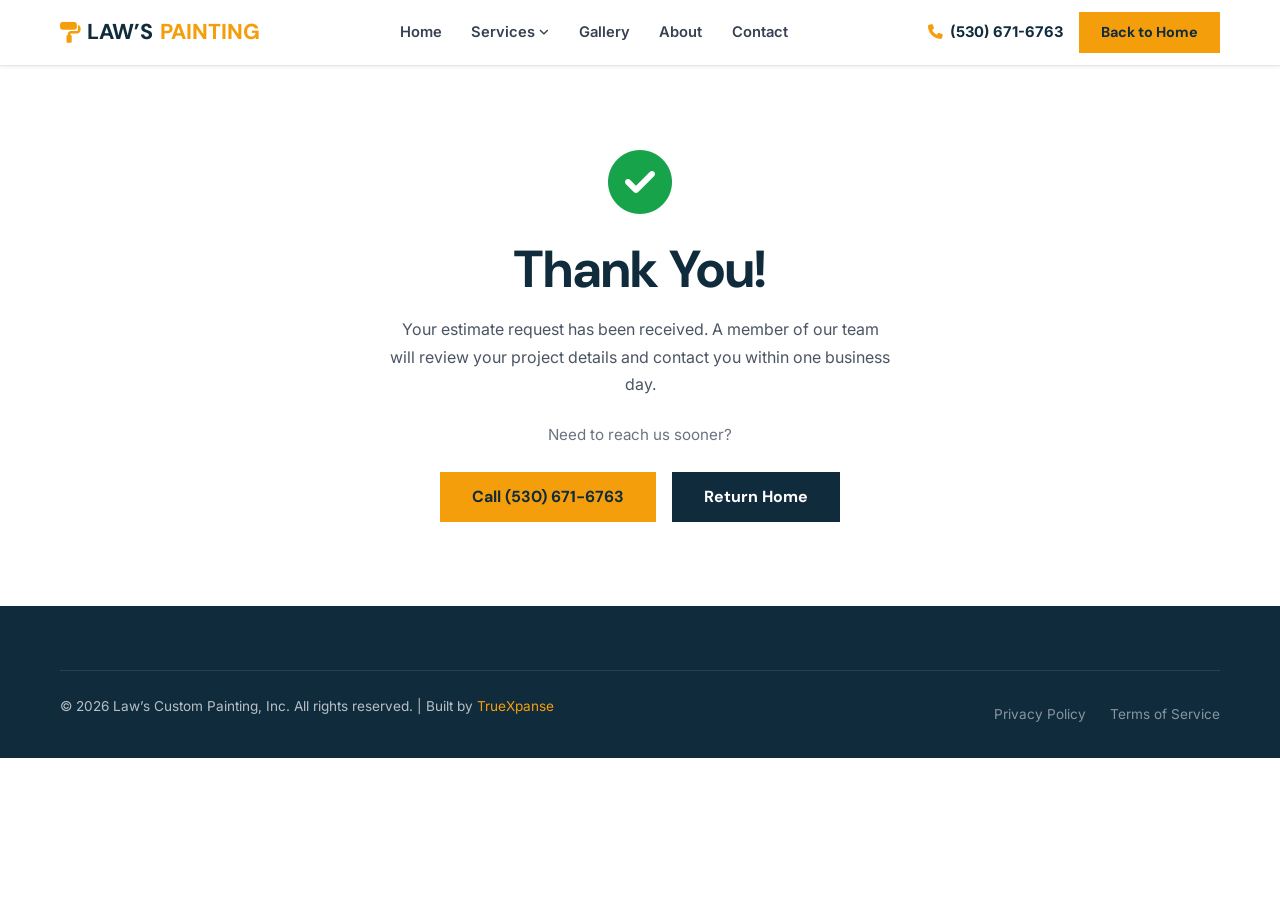
<file: thank-you.html>
<!DOCTYPE html>
<html lang="en">
<head>
  <meta charset="UTF-8">
  <meta name="viewport" content="width=device-width, initial-scale=1.0">
  <title>Thank You | Law&#8217;s Custom Painting &#8211; Yuba City, CA</title>
  <meta name="description" content="Thank you for contacting Law&#8217;s Custom Painting. We&#8217;ll be in touch shortly to discuss your project.">
  <link rel="canonical" href="https://www.lawspainting.com/thank-you">
  <meta name="robots" content="noindex, nofollow">
  <link rel="preconnect" href="https://fonts.googleapis.com">
  <link rel="preconnect" href="https://fonts.gstatic.com" crossorigin>
  <link href="https://fonts.googleapis.com/css2?family=DM+Sans:opsz,wght@9..40,400;9..40,500;9..40,700;9..40,800&family=Inter:wght@400;500;600;700&display=swap" rel="stylesheet">
  <link rel="stylesheet" href="https://cdnjs.cloudflare.com/ajax/libs/font-awesome/6.5.1/css/all.min.css" integrity="sha512-DTOQO9RWCH3ppGqcWaEA1BIZOC6xxalwEsw9c2QQeAIftl+Vegovlnee1c9QX4TctnWMn13TZye+giMm8e2LwA==" crossorigin="anonymous" referrerpolicy="no-referrer">
  <link rel="stylesheet" href="css/styles.css">
</head>
<body>

  <!-- Navbar -->
  <nav class="navbar" id="navbar">
    <div class="container">
      <a href="/" class="nav-logo"><i class="fas fa-paint-roller"></i> LAW&#8217;S <span>PAINTING</span></a>
      <div class="nav-links" id="navLinks">
        <button class="nav-close" id="navClose"><i class="fas fa-times"></i></button>
        <a href="/">Home</a>
        <div class="nav-dropdown">
          <a href="#">Services</a>
          <div class="dropdown-menu">
            <a href="/services/interior-painting.html">Interior Painting</a>
            <a href="/services/exterior-painting.html">Exterior Painting</a>
            <a href="/services/cabinet-refinishing.html">Cabinet Refinishing</a>
            <a href="/services/commercial-painting.html">Commercial Painting</a>
          </div>
        </div>
        <a href="/gallery.html">Gallery</a>
        <a href="/about.html">About</a>
        <a href="/contact.html">Contact</a>
      </div>
      <div class="nav-right">
        <a href="tel:+15306716763" class="nav-phone"><i class="fas fa-phone"></i> (530) 671-6763</a>
        <a href="/" class="btn btn-primary btn-sm">Back to Home</a>
        <button class="nav-toggle" id="navToggle" aria-label="Open menu"><span></span><span></span><span></span></button>
      </div>
    </div>
  </nav>
  <div class="nav-overlay" id="navOverlay"></div>

  <!-- Thank You Content -->
  <section class="thank-you">
    <div class="thank-you__content">
      <i class="fas fa-check-circle"></i>
      <h1>Thank You!</h1>
      <p>Your estimate request has been received. A member of our team will review your project details and contact you within one business day.</p>
      <div style="margin-bottom: 24px;">
        <p style="color: var(--gray-500); font-size: 0.95rem;">Need to reach us sooner?</p>
      </div>
      <a href="tel:+15306716763" class="btn btn-primary" style="margin-right: 12px;">Call (530) 671-6763</a>
      <a href="/" class="btn btn-dark">Return Home</a>
    </div>
  </section>

  <!-- Footer -->
  <footer class="footer">
    <div class="container">
      <div class="footer__bottom">
        <p>&copy; 2026 Law&#8217;s Custom Painting, Inc. All rights reserved. | Built by <a href="https://truexpanse.com" target="_blank" rel="noopener noreferrer">TrueXpanse</a></p>
        <div class="footer__legal">
          <a href="/privacy-policy.html">Privacy Policy</a>
          <a href="/terms-of-service.html">Terms of Service</a>
        </div>
      </div>
    </div>
  </footer>

  <script>
    const navToggle=document.getElementById('navToggle'),navClose=document.getElementById('navClose'),navLinks=document.getElementById('navLinks'),navOverlay=document.getElementById('navOverlay');
    function openNav(){navLinks.classList.add('open');navOverlay.classList.add('active');}function closeNav(){navLinks.classList.remove('open');navOverlay.classList.remove('active');}
    navToggle.addEventListener('click',openNav);navClose.addEventListener('click',closeNav);navOverlay.addEventListener('click',closeNav);
  </script>

</body>
</html>
</file>
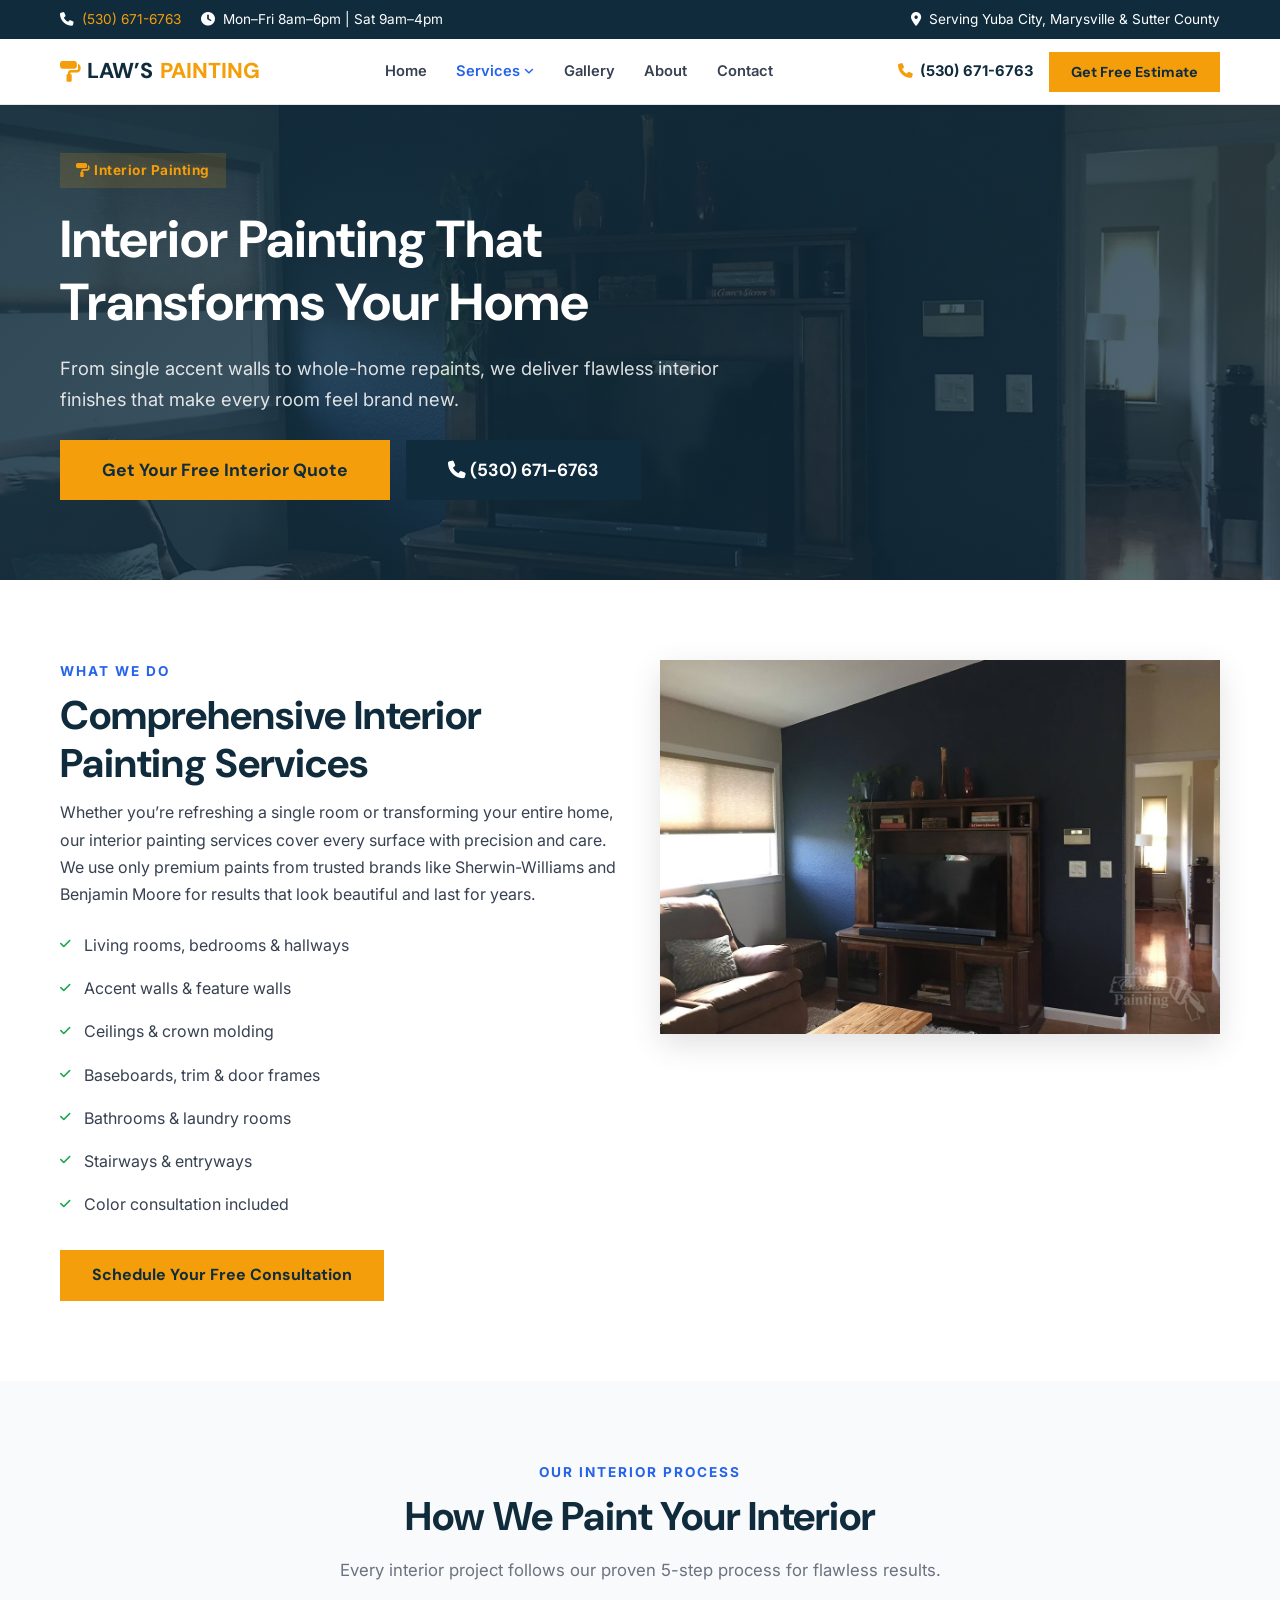
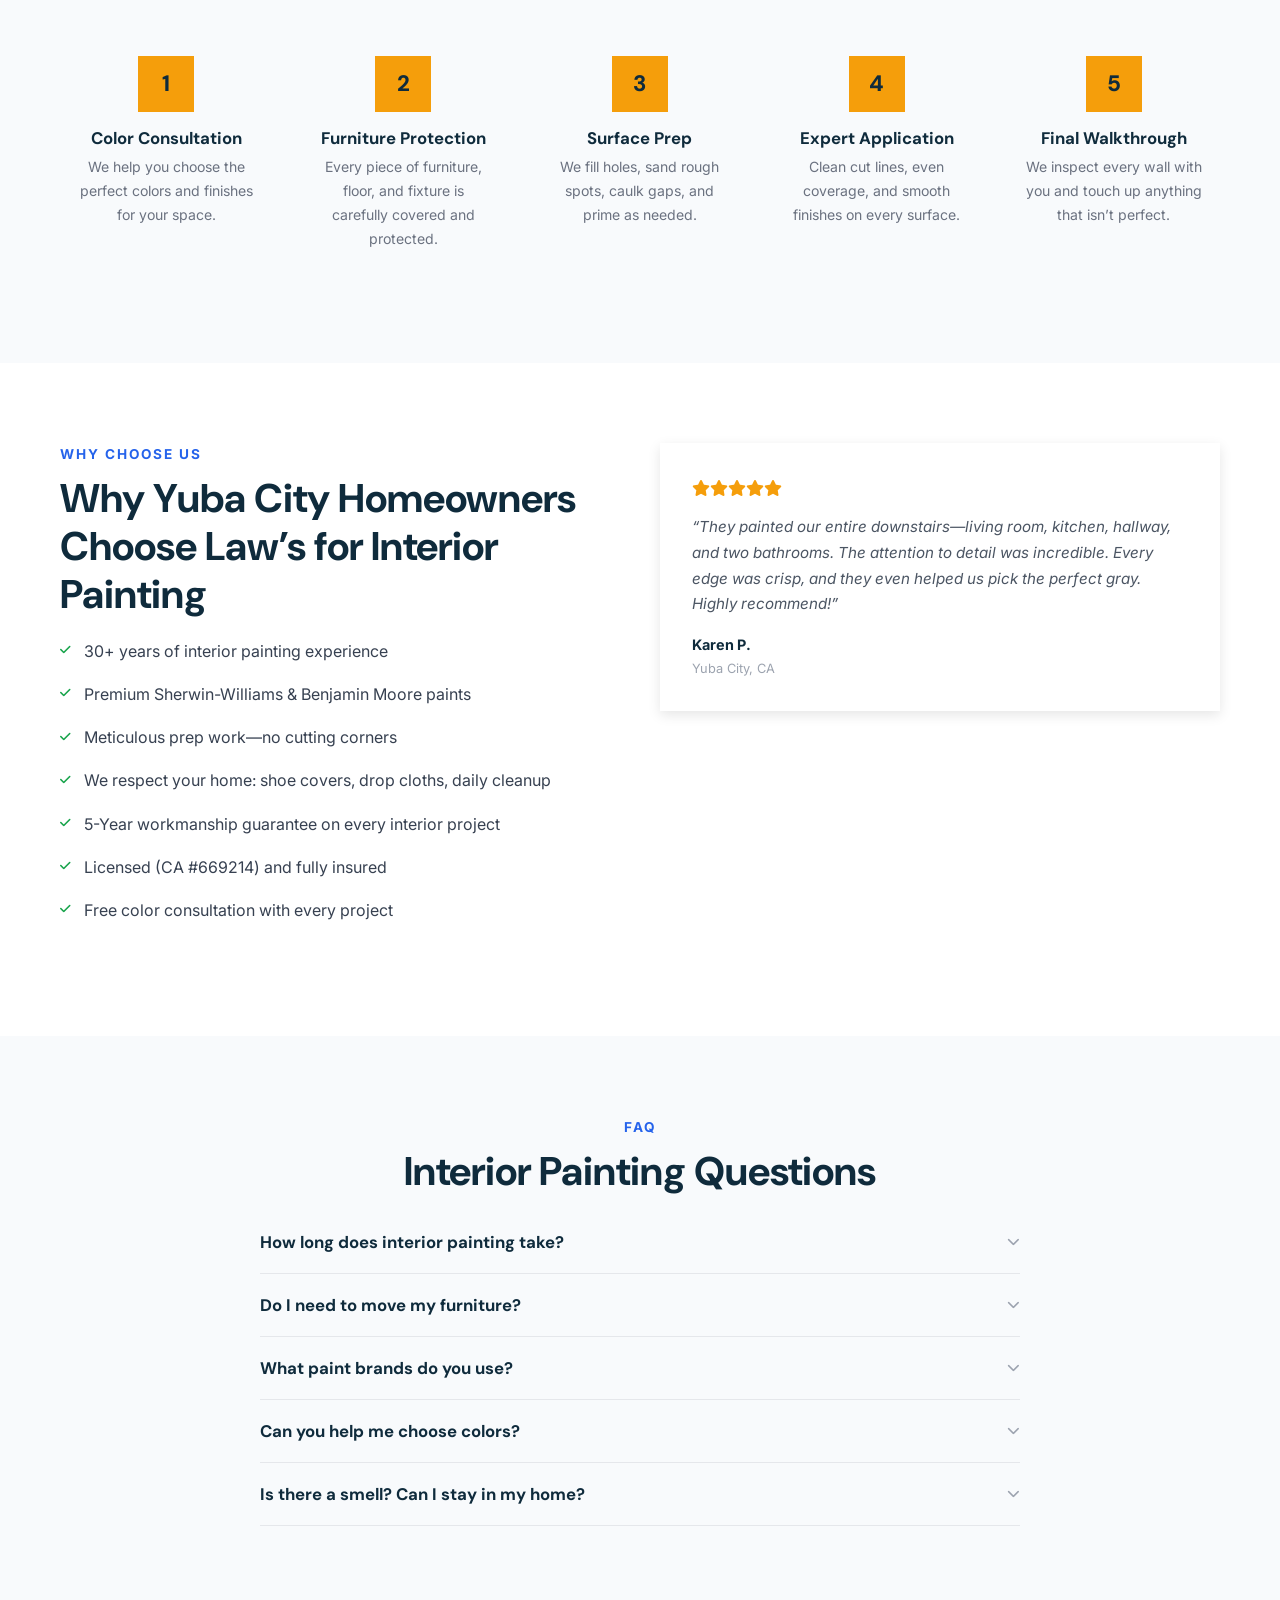
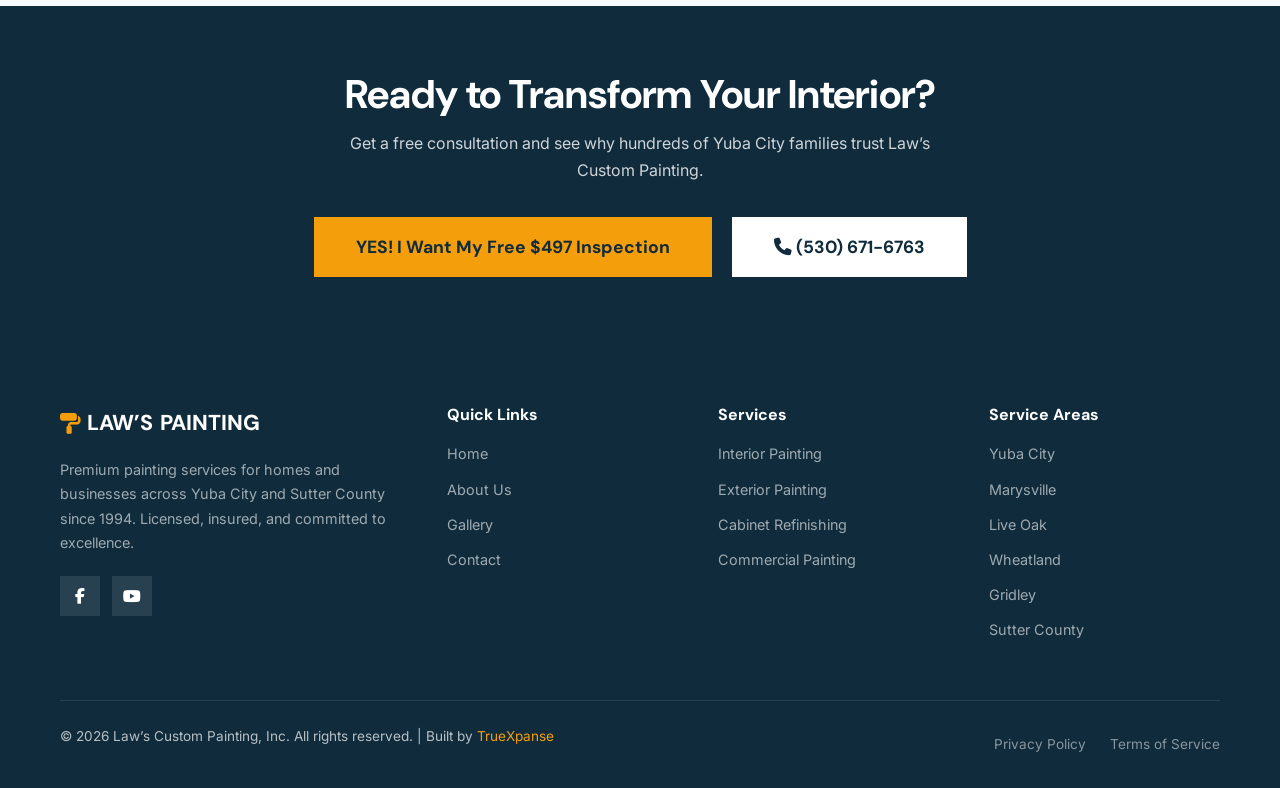
<file: services/interior-painting.html>
<!DOCTYPE html>
<html lang="en">
<head>
  <meta charset="UTF-8">
  <meta name="viewport" content="width=device-width, initial-scale=1.0">
  <title>Interior Painting Yuba City CA | Law&#8217;s Custom Painting &#8211; Rooms, Trim, Ceilings</title>
  <meta name="description" content="Professional interior painting in Yuba City &#38; Sutter County. Rooms, accent walls, ceilings, trim &#38; more. 30+ years experience. Licensed CA #669214. Free consultation.">
  <link rel="canonical" href="https://www.lawspainting.com/services/interior-painting.html">
  <meta property="og:title" content="Interior Painting &#8211; Law&#8217;s Custom Painting, Yuba City CA">
  <meta property="og:description" content="Transform your living spaces with premium interior painting. 30+ years of flawless results in Yuba City and Sutter County.">
  <meta property="og:type" content="website">
  <meta property="og:url" content="https://www.lawspainting.com/services/interior-painting.html">
  <link rel="preconnect" href="https://fonts.googleapis.com">
  <link rel="preconnect" href="https://fonts.gstatic.com" crossorigin>
  <link href="https://fonts.googleapis.com/css2?family=DM+Sans:opsz,wght@9..40,400;9..40,500;9..40,700;9..40,800&family=Inter:wght@400;500;600;700&display=swap" rel="stylesheet">
  <link rel="stylesheet" href="https://cdnjs.cloudflare.com/ajax/libs/font-awesome/6.5.1/css/all.min.css" integrity="sha512-DTOQO9RWCH3ppGqcWaEA1BIZOC6xxalwEsw9c2QQeAIftl+Vegovlnee1c9QX4TctnWMn13TZye+giMm8e2LwA==" crossorigin="anonymous" referrerpolicy="no-referrer">
  <link rel="stylesheet" href="/css/styles.css">
</head>
<body>

  <!-- Top Bar -->
  <div class="top-bar">
    <div class="container">
      <div class="top-bar__left">
        <span><i class="fas fa-phone"></i> <a href="tel:+15306716763">(530) 671-6763</a></span>
        <span><i class="fas fa-clock"></i> Mon&#8211;Fri 8am&#8211;6pm | Sat 9am&#8211;4pm</span>
      </div>
      <div class="top-bar__right">
        <span><i class="fas fa-map-marker-alt"></i> Serving Yuba City, Marysville &#38; Sutter County</span>
      </div>
    </div>
  </div>

  <!-- Navbar -->
  <nav class="navbar" id="navbar">
    <div class="container">
      <a href="/" class="nav-logo">
        <i class="fas fa-paint-roller"></i> LAW&#8217;S <span>PAINTING</span>
      </a>
      <div class="nav-links" id="navLinks">
        <button class="nav-close" id="navClose"><i class="fas fa-times"></i></button>
        <a href="/">Home</a>
        <div class="nav-dropdown">
          <a href="#" class="active">Services</a>
          <div class="dropdown-menu">
            <a href="/services/interior-painting.html" class="active">Interior Painting</a>
            <a href="/services/exterior-painting.html">Exterior Painting</a>
            <a href="/services/cabinet-refinishing.html">Cabinet Refinishing</a>
            <a href="/services/commercial-painting.html">Commercial Painting</a>
          </div>
        </div>
        <a href="/gallery.html">Gallery</a>
        <a href="/about.html">About</a>
        <a href="/contact.html">Contact</a>
      </div>
      <div class="nav-right">
        <a href="tel:+15306716763" class="nav-phone"><i class="fas fa-phone"></i> (530) 671-6763</a>
        <a href="/contact.html" class="btn btn-primary btn-sm">Get Free Estimate</a>
        <button class="nav-toggle" id="navToggle" aria-label="Open menu">
          <span></span><span></span><span></span>
        </button>
      </div>
    </div>
  </nav>
  <div class="nav-overlay" id="navOverlay"></div>

  <!-- Hero -->
  <section class="hero hero--page">
    <div class="hero__bg" style="background-image:url('/images/interior-accent-wall.jpeg')"></div>
    <div class="hero__overlay"></div>
    <div class="container">
      <div class="hero__content">
        <span class="hero__badge"><i class="fas fa-paint-roller"></i> Interior Painting</span>
        <h1>Interior Painting That Transforms Your Home</h1>
        <p>From single accent walls to whole-home repaints, we deliver flawless interior finishes that make every room feel brand new.</p>
        <div class="hero__buttons">
          <a href="/contact.html" class="btn btn-primary btn-lg">Get Your Free Interior Quote</a>
          <a href="tel:+15306716763" class="btn btn-dark btn-lg"><i class="fas fa-phone"></i> (530) 671-6763</a>
        </div>
      </div>
    </div>
  </section>

  <!-- What We Do -->
  <section class="section">
    <div class="container">
      <div class="grid-2">
        <div>
          <p class="section-label">What We Do</p>
          <h2>Comprehensive Interior Painting Services</h2>
          <p>Whether you&#8217;re refreshing a single room or transforming your entire home, our interior painting services cover every surface with precision and care. We use only premium paints from trusted brands like Sherwin-Williams and Benjamin Moore for results that look beautiful and last for years.</p>
          <ul class="service-detail__list">
            <li>Living rooms, bedrooms &#38; hallways</li>
            <li>Accent walls &#38; feature walls</li>
            <li>Ceilings &#38; crown molding</li>
            <li>Baseboards, trim &#38; door frames</li>
            <li>Bathrooms &#38; laundry rooms</li>
            <li>Stairways &#38; entryways</li>
            <li>Color consultation included</li>
          </ul>
          <a href="/contact.html" class="btn btn-primary">Schedule Your Free Consultation</a>
        </div>
        <div>
          <img src="/images/interior-accent-wall.jpeg" alt="Beautiful interior accent wall painting by Law&#8217;s Custom Painting" style="width:100%;box-shadow:var(--shadow-lg);">
        </div>
      </div>
    </div>
  </section>

  <!-- Our Process -->
  <section class="section section--gray">
    <div class="container">
      <p class="section-label text-center">Our Interior Process</p>
      <h2 class="section-title text-center">How We Paint Your Interior</h2>
      <p class="section-subtitle text-center">Every interior project follows our proven 5-step process for flawless results.</p>
      <div class="process-grid">
        <div class="process-step">
          <div class="process-step__number">1</div>
          <h3>Color Consultation</h3>
          <p>We help you choose the perfect colors and finishes for your space.</p>
        </div>
        <div class="process-step">
          <div class="process-step__number">2</div>
          <h3>Furniture Protection</h3>
          <p>Every piece of furniture, floor, and fixture is carefully covered and protected.</p>
        </div>
        <div class="process-step">
          <div class="process-step__number">3</div>
          <h3>Surface Prep</h3>
          <p>We fill holes, sand rough spots, caulk gaps, and prime as needed.</p>
        </div>
        <div class="process-step">
          <div class="process-step__number">4</div>
          <h3>Expert Application</h3>
          <p>Clean cut lines, even coverage, and smooth finishes on every surface.</p>
        </div>
        <div class="process-step">
          <div class="process-step__number">5</div>
          <h3>Final Walkthrough</h3>
          <p>We inspect every wall with you and touch up anything that isn&#8217;t perfect.</p>
        </div>
      </div>
    </div>
  </section>

  <!-- Why Choose Us -->
  <section class="section">
    <div class="container">
      <div class="grid-2">
        <div>
          <p class="section-label">Why Choose Us</p>
          <h2>Why Yuba City Homeowners Choose Law&#8217;s for Interior Painting</h2>
          <ul class="service-detail__list">
            <li>30+ years of interior painting experience</li>
            <li>Premium Sherwin-Williams &#38; Benjamin Moore paints</li>
            <li>Meticulous prep work&#8212;no cutting corners</li>
            <li>We respect your home: shoe covers, drop cloths, daily cleanup</li>
            <li>5-Year workmanship guarantee on every interior project</li>
            <li>Licensed (CA #669214) and fully insured</li>
            <li>Free color consultation with every project</li>
          </ul>
        </div>
        <div>
          <div class="testimonial-card">
            <div class="testimonial-card__stars">
              <i class="fas fa-star"></i><i class="fas fa-star"></i><i class="fas fa-star"></i><i class="fas fa-star"></i><i class="fas fa-star"></i>
            </div>
            <p>&#8220;They painted our entire downstairs&#8212;living room, kitchen, hallway, and two bathrooms. The attention to detail was incredible. Every edge was crisp, and they even helped us pick the perfect gray. Highly recommend!&#8221;</p>
            <div class="testimonial-card__author">Karen P.</div>
            <div class="testimonial-card__location">Yuba City, CA</div>
          </div>
        </div>
      </div>
    </div>
  </section>

  <!-- FAQ -->
  <section class="section section--gray">
    <div class="container" style="max-width:800px;">
      <p class="section-label text-center">FAQ</p>
      <h2 class="section-title text-center">Interior Painting Questions</h2>
      <div class="faq-item">
        <button class="faq-question">How long does interior painting take? <i class="fas fa-chevron-down"></i></button>
        <div class="faq-answer"><p>A single room typically takes 1&#8211;2 days. A full home repaint usually takes 3&#8211;7 days depending on size and complexity. We&#8217;ll give you a detailed timeline before we start.</p></div>
      </div>
      <div class="faq-item">
        <button class="faq-question">Do I need to move my furniture? <i class="fas fa-chevron-down"></i></button>
        <div class="faq-answer"><p>No. Our crew handles all furniture moving and covering. We&#8217;ll move everything away from the walls, protect it with drop cloths, and put it all back when we&#8217;re done.</p></div>
      </div>
      <div class="faq-item">
        <button class="faq-question">What paint brands do you use? <i class="fas fa-chevron-down"></i></button>
        <div class="faq-answer"><p>We primarily use Sherwin-Williams and Benjamin Moore. These are professional-grade paints that provide superior coverage, durability, and color accuracy. We can also work with other brands at your request.</p></div>
      </div>
      <div class="faq-item">
        <button class="faq-question">Can you help me choose colors? <i class="fas fa-chevron-down"></i></button>
        <div class="faq-answer"><p>Absolutely. Every project includes a free color consultation. We&#8217;ll bring large samples, discuss trends, and help you find colors that complement your flooring, furnishings, and lighting.</p></div>
      </div>
      <div class="faq-item">
        <button class="faq-question">Is there a smell? Can I stay in my home? <i class="fas fa-chevron-down"></i></button>
        <div class="faq-answer"><p>We use low-VOC and zero-VOC paints whenever possible, which significantly reduce odor. Most homeowners stay in their home during the project with no issues. We&#8217;ll ensure proper ventilation throughout.</p></div>
      </div>
    </div>
  </section>

  <!-- CTA -->
  <section class="cta-section">
    <div class="container">
      <h2>Ready to Transform Your Interior?</h2>
      <p>Get a free consultation and see why hundreds of Yuba City families trust Law&#8217;s Custom Painting.</p>
      <a href="/contact.html" class="btn btn-primary btn-lg">YES! I Want My Free $497 Inspection</a>
      <a href="tel:+15306716763" class="btn btn-white btn-lg"><i class="fas fa-phone"></i> (530) 671-6763</a>
    </div>
  </section>

  <!-- Footer -->
  <footer class="footer">
    <div class="container">
      <div class="footer__grid">
        <div class="footer__brand">
          <a href="/" class="nav-logo"><i class="fas fa-paint-roller"></i> LAW&#8217;S <span>PAINTING</span></a>
          <p>Premium painting services for homes and businesses across Yuba City and Sutter County since 1994. Licensed, insured, and committed to excellence.</p>
          <div class="footer__social">
            <a href="https://www.facebook.com/LawsCustomPainting" target="_blank" rel="noopener noreferrer" aria-label="Facebook"><i class="fab fa-facebook-f"></i></a>
            <a href="https://www.youtube.com/@LawsCustomPainting" target="_blank" rel="noopener noreferrer" aria-label="YouTube"><i class="fab fa-youtube"></i></a>
          </div>
        </div>
        <div>
          <h4>Quick Links</h4>
          <ul>
            <li><a href="/">Home</a></li>
            <li><a href="/about.html">About Us</a></li>
            <li><a href="/gallery.html">Gallery</a></li>
            <li><a href="/contact.html">Contact</a></li>
          </ul>
        </div>
        <div>
          <h4>Services</h4>
          <ul>
            <li><a href="/services/interior-painting.html">Interior Painting</a></li>
            <li><a href="/services/exterior-painting.html">Exterior Painting</a></li>
            <li><a href="/services/cabinet-refinishing.html">Cabinet Refinishing</a></li>
            <li><a href="/services/commercial-painting.html">Commercial Painting</a></li>
          </ul>
        </div>
        <div>
          <h4>Service Areas</h4>
          <ul>
            <li><a href="/contact.html">Yuba City</a></li>
            <li><a href="/contact.html">Marysville</a></li>
            <li><a href="/contact.html">Live Oak</a></li>
            <li><a href="/contact.html">Wheatland</a></li>
            <li><a href="/contact.html">Gridley</a></li>
            <li><a href="/contact.html">Sutter County</a></li>
          </ul>
        </div>
      </div>
      <div class="footer__bottom">
        <p>&copy; 2026 Law&#8217;s Custom Painting, Inc. All rights reserved. | Built by <a href="https://truexpanse.com" target="_blank" rel="noopener noreferrer">TrueXpanse</a></p>
        <div class="footer__legal">
          <a href="/privacy-policy.html">Privacy Policy</a>
          <a href="/terms-of-service.html">Terms of Service</a>
        </div>
      </div>
    </div>
  </footer>

  <!-- Sticky Mobile CTA -->
  <div class="mobile-cta">
    <div class="container">
      <a href="tel:+15306716763" class="btn btn-dark"><i class="fas fa-phone"></i> Call Now</a>
      <a href="/contact.html" class="btn btn-primary">Book Free Inspection</a>
    </div>
  </div>

  <script>
    const navToggle=document.getElementById('navToggle'),navClose=document.getElementById('navClose'),navLinks=document.getElementById('navLinks'),navOverlay=document.getElementById('navOverlay');
    function openNav(){navLinks.classList.add('open');navOverlay.classList.add('active');}
    function closeNav(){navLinks.classList.remove('open');navOverlay.classList.remove('active');}
    navToggle.addEventListener('click',openNav);navClose.addEventListener('click',closeNav);navOverlay.addEventListener('click',closeNav);
    document.querySelectorAll('.faq-question').forEach(function(btn){btn.addEventListener('click',function(){this.closest('.faq-item').classList.toggle('active');});});
  </script>

</body>
</html>
</file>
<file: css/styles.css>
/* ==========================================================================
   Law's Custom Painting — Master Stylesheet
   ========================================================================== */

/* ---------- 1. Reset / Variables ---------- */
*,
*::before,
*::after {
  margin: 0;
  padding: 0;
  box-sizing: border-box;
}

:root {
  --primary-dark: #0f2b3c;
  --primary-accent: #2563eb;
  --cta-gold: #f59e0b;
  --cta-gold-hover: #d97706;
  --dark-btn: #0f2b3c;
  --dark-btn-hover: #1a3f55;
  --white: #ffffff;
  --light-gray: #f8fafc;
  --body-text: #374151;
  --heading-color: #0f2b3c;
  --gray-400: #9ca3af;
  --gray-500: #6b7280;
  --gray-600: #4b5563;
  --red-light: #fef2f2;
  --red-accent: #dc2626;
  --green-light: #f0fdf4;
  --green-accent: #16a34a;
  --shadow-sm: 0 1px 3px rgba(0,0,0,.08);
  --shadow-md: 0 4px 12px rgba(0,0,0,.1);
  --shadow-lg: 0 10px 30px rgba(0,0,0,.12);
  --transition: .25s ease;
  --max-width: 1200px;
}

html {
  scroll-behavior: smooth;
}

body {
  font-family: 'Inter', sans-serif;
  color: var(--body-text);
  line-height: 1.7;
  background: var(--white);
  -webkit-font-smoothing: antialiased;
}

img {
  max-width: 100%;
  height: auto;
  display: block;
}

a {
  color: var(--primary-accent);
  text-decoration: none;
  transition: color var(--transition);
}

a:hover {
  color: var(--cta-gold);
}

ul {
  list-style: none;
}

/* ---------- 2. Typography ---------- */
h1, h2, h3, h4, h5, h6 {
  font-family: 'DM Sans', sans-serif;
  color: var(--heading-color);
  line-height: 1.2;
  font-weight: 700;
}

h1 { font-size: clamp(2rem, 5vw, 3.25rem); }
h2 { font-size: clamp(1.6rem, 4vw, 2.5rem); margin-bottom: .75rem; }
h3 { font-size: clamp(1.15rem, 2.5vw, 1.5rem); margin-bottom: .5rem; }

p { margin-bottom: 1rem; }

.section-label {
  font-size: .85rem;
  text-transform: uppercase;
  letter-spacing: 2px;
  color: var(--primary-accent);
  font-weight: 700;
  margin-bottom: .5rem;
}

.section-title {
  margin-bottom: 1rem;
}

.section-subtitle {
  max-width: 680px;
  margin: 0 auto 2.5rem;
  color: var(--gray-500);
  font-size: 1.05rem;
}

.text-center { text-align: center; }
.text-white { color: var(--white) !important; }

/* ---------- 3. Layout / Grid ---------- */
.container {
  width: 100%;
  max-width: var(--max-width);
  margin: 0 auto;
  padding: 0 1.25rem;
}

.section {
  padding: 5rem 0;
}

.section--gray {
  background: var(--light-gray);
}

.section--dark {
  background: var(--primary-dark);
}

.grid-2 {
  display: grid;
  grid-template-columns: repeat(2, 1fr);
  gap: 2.5rem;
  align-items: start;
}

.grid-3 {
  display: grid;
  grid-template-columns: repeat(3, 1fr);
  gap: 2rem;
}

.grid-4 {
  display: grid;
  grid-template-columns: repeat(4, 1fr);
  gap: 1.5rem;
}

/* ---------- Buttons ---------- */
.btn {
  display: inline-block;
  padding: 14px 32px;
  font-family: 'DM Sans', sans-serif;
  font-weight: 700;
  font-size: 1rem;
  border: none;
  border-radius: 0;
  cursor: pointer;
  transition: background var(--transition), transform var(--transition);
  text-align: center;
  line-height: 1.4;
}

.btn:hover {
  transform: translateY(-2px);
}

.btn-primary {
  background: var(--cta-gold);
  color: var(--primary-dark);
}

.btn-primary:hover {
  background: var(--cta-gold-hover);
  color: var(--primary-dark);
}

.btn-dark {
  background: var(--dark-btn);
  color: var(--white);
}

.btn-dark:hover {
  background: var(--dark-btn-hover);
  color: var(--white);
}

.btn-outline {
  background: transparent;
  color: var(--primary-dark);
  border: 2px solid var(--primary-dark);
}

.btn-outline:hover {
  background: var(--primary-dark);
  color: var(--white);
}

.btn-white {
  background: var(--white);
  color: var(--primary-dark);
}

.btn-white:hover {
  background: var(--light-gray);
  color: var(--primary-dark);
}

.btn-sm {
  padding: 10px 22px;
  font-size: .9rem;
}

.btn-lg {
  padding: 18px 42px;
  font-size: 1.1rem;
}

/* ---------- 4. Top Bar ---------- */
.top-bar {
  background: var(--primary-dark);
  color: var(--white);
  font-size: .85rem;
  padding: 8px 0;
}

.top-bar .container {
  display: flex;
  justify-content: space-between;
  align-items: center;
  flex-wrap: wrap;
  gap: .5rem;
}

.top-bar a {
  color: var(--cta-gold);
}

.top-bar a:hover {
  color: var(--white);
}

.top-bar__left,
.top-bar__right {
  display: flex;
  align-items: center;
  gap: 1.25rem;
}

.top-bar i {
  margin-right: 4px;
}

/* ---------- 5. Navbar ---------- */
.navbar {
  background: var(--white);
  position: sticky;
  top: 0;
  z-index: 1000;
  box-shadow: var(--shadow-sm);
  border-bottom: 1px solid #e5e7eb;
}

.navbar .container {
  display: flex;
  justify-content: space-between;
  align-items: center;
  padding-top: .75rem;
  padding-bottom: .75rem;
}

.nav-logo {
  font-family: 'DM Sans', sans-serif;
  font-size: 1.35rem;
  font-weight: 800;
  color: var(--primary-dark);
  display: flex;
  align-items: center;
  gap: .4rem;
  white-space: nowrap;
}

.nav-logo:hover {
  color: var(--primary-dark);
}

.nav-logo i {
  color: var(--cta-gold);
  font-size: 1.3rem;
}

.nav-logo span {
  color: var(--cta-gold);
}

.nav-links {
  display: flex;
  align-items: center;
  gap: .15rem;
}

.nav-links a {
  color: var(--body-text);
  font-weight: 600;
  font-size: .92rem;
  padding: .5rem .85rem;
  transition: color var(--transition);
}

.nav-links a:hover,
.nav-links a.active {
  color: var(--primary-accent);
}

/* Dropdown */
.nav-dropdown {
  position: relative;
}

.nav-dropdown > a {
  display: flex;
  align-items: center;
  gap: 4px;
}

.nav-dropdown > a::after {
  content: '\f107';
  font-family: 'Font Awesome 6 Free';
  font-weight: 900;
  font-size: .7rem;
}

.dropdown-menu {
  position: absolute;
  top: 100%;
  left: 0;
  background: var(--white);
  box-shadow: var(--shadow-lg);
  min-width: 220px;
  opacity: 0;
  visibility: hidden;
  transform: translateY(8px);
  transition: all var(--transition);
  z-index: 100;
  border-top: 3px solid var(--cta-gold);
}

.nav-dropdown:hover .dropdown-menu {
  opacity: 1;
  visibility: visible;
  transform: translateY(0);
}

.dropdown-menu a {
  display: block;
  padding: .7rem 1.25rem;
  font-size: .9rem;
  border-bottom: 1px solid #f1f5f9;
}

.dropdown-menu a:last-child {
  border-bottom: none;
}

.dropdown-menu a:hover {
  background: var(--light-gray);
  color: var(--primary-accent);
}

/* Nav right */
.nav-right {
  display: flex;
  align-items: center;
  gap: 1rem;
}

.nav-phone {
  font-weight: 700;
  color: var(--primary-dark) !important;
  font-size: .92rem;
  white-space: nowrap;
}

.nav-phone i {
  color: var(--cta-gold);
  margin-right: 4px;
}

/* Hamburger */
.nav-toggle {
  display: none;
  flex-direction: column;
  gap: 5px;
  cursor: pointer;
  background: none;
  border: none;
  padding: 4px;
}

.nav-toggle span {
  width: 24px;
  height: 2.5px;
  background: var(--primary-dark);
  transition: var(--transition);
}

/* ---------- 6. Hero ---------- */
.hero {
  position: relative;
  min-height: 600px;
  display: flex;
  align-items: center;
  overflow: hidden;
  background: var(--primary-dark);
}

.hero--full {
  min-height: 85vh;
}

.hero__bg {
  position: absolute;
  inset: 0;
  background-size: cover;
  background-position: center;
  background-repeat: no-repeat;
}

.hero__overlay {
  position: absolute;
  inset: 0;
  background: linear-gradient(135deg, rgba(15,43,60,.88) 0%, rgba(15,43,60,.7) 100%);
}

.hero__content {
  position: relative;
  z-index: 2;
  max-width: 720px;
  padding: 4rem 0;
}

.hero__badge {
  display: inline-block;
  background: rgba(245,158,11,.15);
  color: var(--cta-gold);
  font-weight: 700;
  font-size: .85rem;
  padding: 6px 16px;
  margin-bottom: 1.25rem;
  letter-spacing: .5px;
}

.hero h1 {
  color: var(--white);
  margin-bottom: 1.25rem;
}

.hero p {
  color: rgba(255,255,255,.85);
  font-size: 1.15rem;
  margin-bottom: 1.5rem;
}

.hero__urgency {
  color: var(--cta-gold) !important;
  font-weight: 700;
  font-size: 1rem !important;
}

.hero__buttons {
  display: flex;
  gap: 1rem;
  flex-wrap: wrap;
  margin-bottom: 2rem;
}

.hero__trust {
  display: flex;
  gap: 2rem;
  flex-wrap: wrap;
}

.hero__trust-item {
  display: flex;
  align-items: center;
  gap: .5rem;
  color: rgba(255,255,255,.8);
  font-size: .9rem;
  font-weight: 600;
}

.hero__trust-item i {
  color: var(--cta-gold);
  font-size: 1.1rem;
}

/* Page hero (shorter) */
.hero--page {
  min-height: 380px;
}

.hero--page .hero__content {
  padding: 3rem 0;
}

/* ---------- 7. Stats Bar ---------- */
.stats-bar {
  background: var(--cta-gold);
  padding: 2rem 0;
}

.stats-bar .container {
  display: flex;
  justify-content: space-around;
  flex-wrap: wrap;
  gap: 1.5rem;
}

.stat-item {
  text-align: center;
}

.stat-number {
  font-family: 'DM Sans', sans-serif;
  font-size: 2.25rem;
  font-weight: 800;
  color: var(--primary-dark);
  line-height: 1;
}

.stat-label {
  font-size: .85rem;
  font-weight: 600;
  color: var(--primary-dark);
  opacity: .8;
  margin-top: 4px;
}

/* ---------- 8. Dream Section ---------- */
.dream-card {
  text-align: center;
  padding: 2rem;
}

.dream-card i {
  font-size: 2.5rem;
  color: var(--primary-accent);
  margin-bottom: 1rem;
}

.dream-card p {
  font-style: italic;
  color: var(--gray-600);
  font-size: 1.05rem;
}

/* ---------- 9. Nightmare Section ---------- */
.nightmare-card {
  background: var(--red-light);
  padding: 2rem;
  text-align: center;
}

.nightmare-card i {
  font-size: 2rem;
  color: var(--red-accent);
  margin-bottom: .75rem;
}

.nightmare-card h3 {
  font-size: 1.1rem;
  margin-bottom: .5rem;
}

.nightmare-card p {
  font-size: .92rem;
  color: var(--gray-600);
  margin-bottom: 0;
}

/* ---------- 10. Service Cards ---------- */
.service-card {
  background: var(--white);
  box-shadow: var(--shadow-md);
  overflow: hidden;
  transition: transform var(--transition), box-shadow var(--transition);
}

.service-card:hover {
  transform: translateY(-6px);
  box-shadow: var(--shadow-lg);
}

.service-card__img {
  height: 220px;
  overflow: hidden;
}

.service-card__img img {
  width: 100%;
  height: 100%;
  object-fit: cover;
  transition: transform .4s ease;
}

.service-card:hover .service-card__img img {
  transform: scale(1.05);
}

.service-card__body {
  padding: 1.5rem;
}

.service-card__body h3 {
  margin-bottom: .5rem;
}

.service-card__body p {
  font-size: .92rem;
  color: var(--gray-500);
  margin-bottom: 1rem;
}

.service-card__body .btn {
  font-size: .85rem;
  padding: 10px 20px;
}

/* ---------- 11. Process ---------- */
.process-grid {
  display: grid;
  grid-template-columns: repeat(5, 1fr);
  gap: 1.5rem;
  counter-reset: process;
}

.process-step {
  text-align: center;
  position: relative;
  padding: 2rem 1rem;
}

.process-step__number {
  width: 56px;
  height: 56px;
  background: var(--cta-gold);
  color: var(--primary-dark);
  font-family: 'DM Sans', sans-serif;
  font-weight: 800;
  font-size: 1.4rem;
  display: flex;
  align-items: center;
  justify-content: center;
  margin: 0 auto 1rem;
}

.process-step h3 {
  font-size: 1.05rem;
  margin-bottom: .4rem;
}

.process-step p {
  font-size: .88rem;
  color: var(--gray-500);
  margin-bottom: 0;
}

/* ---------- 12. Gallery ---------- */
.gallery-grid {
  display: grid;
  grid-template-columns: repeat(3, 1fr);
  gap: 1rem;
}

.gallery-item {
  position: relative;
  overflow: hidden;
  cursor: pointer;
  aspect-ratio: 4/3;
}

.gallery-item img {
  width: 100%;
  height: 100%;
  object-fit: cover;
  transition: transform .4s ease;
}

.gallery-item:hover img {
  transform: scale(1.08);
}

.gallery-item__overlay {
  position: absolute;
  inset: 0;
  background: rgba(15,43,60,.6);
  display: flex;
  align-items: center;
  justify-content: center;
  opacity: 0;
  transition: opacity var(--transition);
}

.gallery-item:hover .gallery-item__overlay {
  opacity: 1;
}

.gallery-item__overlay i {
  color: var(--white);
  font-size: 2rem;
}

/* Gallery filters */
.gallery-filters {
  display: flex;
  justify-content: center;
  gap: .75rem;
  margin-bottom: 2.5rem;
  flex-wrap: wrap;
}

.gallery-filters .filter-btn {
  padding: 10px 24px;
  font-family: 'DM Sans', sans-serif;
  font-weight: 700;
  font-size: .9rem;
  background: var(--light-gray);
  color: var(--body-text);
  border: 2px solid transparent;
  border-radius: 0;
  cursor: pointer;
  transition: all var(--transition);
}

.gallery-filters .filter-btn.active,
.gallery-filters .filter-btn:hover {
  background: var(--primary-dark);
  color: var(--white);
}

/* Gallery caption */
.gallery-item__caption {
  position: absolute;
  bottom: 0;
  left: 0;
  right: 0;
  background: linear-gradient(transparent, rgba(15,43,60,.85));
  color: var(--white);
  padding: 2rem 1rem .75rem;
  font-size: .85rem;
  font-weight: 600;
  transform: translateY(100%);
  transition: transform var(--transition);
}

.gallery-item:hover .gallery-item__caption {
  transform: translateY(0);
}

/* ---------- 13. Guarantee ---------- */
.guarantee {
  text-align: center;
}

.guarantee__shield {
  width: 100px;
  height: 100px;
  background: var(--cta-gold);
  color: var(--primary-dark);
  font-size: 2.5rem;
  display: flex;
  align-items: center;
  justify-content: center;
  margin: 0 auto 1.5rem;
  border-radius: 50%;
}

/* ---------- 14. Testimonials ---------- */
.testimonial-card {
  background: var(--white);
  padding: 2rem;
  box-shadow: var(--shadow-md);
  position: relative;
}

.testimonial-card__stars {
  color: var(--cta-gold);
  margin-bottom: .75rem;
  font-size: 1rem;
}

.testimonial-card p {
  font-style: italic;
  color: var(--gray-600);
  margin-bottom: 1rem;
  font-size: .95rem;
}

.testimonial-card__author {
  font-weight: 700;
  color: var(--heading-color);
  font-size: .9rem;
}

.testimonial-card__location {
  font-size: .8rem;
  color: var(--gray-400);
}

/* ---------- 15. Trust Bar ---------- */
.trust-bar {
  background: var(--light-gray);
  padding: 2.5rem 0;
}

.trust-bar .container {
  display: flex;
  justify-content: space-around;
  flex-wrap: wrap;
  gap: 2rem;
}

.trust-badge {
  text-align: center;
}

.trust-badge i {
  font-size: 2rem;
  color: var(--primary-accent);
  margin-bottom: .5rem;
  display: block;
}

.trust-badge span {
  font-weight: 700;
  font-size: .85rem;
  color: var(--heading-color);
}

/* ---------- 16. Disqualification ---------- */
.disqualify-grid {
  display: grid;
  grid-template-columns: 1fr 1fr;
  gap: 2.5rem;
}

.disqualify-col h3 {
  margin-bottom: 1.25rem;
  font-size: 1.3rem;
  display: flex;
  align-items: center;
  gap: .5rem;
}

.disqualify-col ul {
  list-style: none;
}

.disqualify-col li {
  padding: .65rem 0;
  padding-left: 1.75rem;
  position: relative;
  font-size: .95rem;
}

.disqualify-col li::before {
  position: absolute;
  left: 0;
  font-family: 'Font Awesome 6 Free';
  font-weight: 900;
  font-size: .8rem;
}

.disqualify-col--for li::before {
  content: '\f00c';
  color: var(--green-accent);
}

.disqualify-col--not li::before {
  content: '\f00d';
  color: var(--red-accent);
}

.disqualify-col--for h3 {
  color: var(--green-accent);
}

.disqualify-col--not h3 {
  color: var(--red-accent);
}

/* ---------- 17. Urgency / Scarcity ---------- */
.urgency {
  text-align: center;
  background: var(--primary-dark);
  color: var(--white);
  padding: 4rem 0;
}

.urgency h2 {
  color: var(--white);
  margin-bottom: 1rem;
}

.urgency p {
  color: rgba(255,255,255,.8);
  max-width: 600px;
  margin: 0 auto 2rem;
}

/* ---------- 18. Forms ---------- */
.form-section .grid-2 {
  align-items: start;
}

.form-group {
  margin-bottom: 1.25rem;
}

.form-group label {
  display: block;
  font-weight: 600;
  font-size: .9rem;
  margin-bottom: .35rem;
  color: var(--heading-color);
}

.form-group input,
.form-group select,
.form-group textarea {
  width: 100%;
  padding: 12px 16px;
  font-family: 'Inter', sans-serif;
  font-size: .95rem;
  border: 2px solid #e5e7eb;
  border-radius: 0;
  background: var(--white);
  color: var(--body-text);
  transition: border-color var(--transition);
}

.form-group input:focus,
.form-group select:focus,
.form-group textarea:focus {
  outline: none;
  border-color: var(--primary-accent);
}

.form-group textarea {
  min-height: 120px;
  resize: vertical;
}

.form-card {
  background: var(--white);
  padding: 2.5rem;
  box-shadow: var(--shadow-lg);
}

.form-card h3 {
  margin-bottom: .5rem;
}

.form-card > p {
  color: var(--gray-500);
  font-size: .92rem;
  margin-bottom: 1.5rem;
}

/* Contact info sidebar */
.contact-info-card {
  background: var(--primary-dark);
  color: var(--white);
  padding: 2.5rem;
}

.contact-info-card h3 {
  color: var(--white);
  margin-bottom: 1.5rem;
}

.contact-info-item {
  display: flex;
  align-items: flex-start;
  gap: 1rem;
  margin-bottom: 1.5rem;
}

.contact-info-item i {
  color: var(--cta-gold);
  font-size: 1.1rem;
  margin-top: 3px;
  min-width: 20px;
}

.contact-info-item strong {
  display: block;
  margin-bottom: 2px;
  color: var(--white);
}

.contact-info-item p,
.contact-info-item a {
  color: rgba(255,255,255,.8);
  font-size: .92rem;
  margin-bottom: 0;
}

.contact-info-item a:hover {
  color: var(--cta-gold);
}

/* ---------- 19. CTA Section ---------- */
.cta-section {
  background: var(--primary-dark);
  text-align: center;
  padding: 4rem 0;
}

.cta-section h2 {
  color: var(--white);
  margin-bottom: .75rem;
}

.cta-section p {
  color: rgba(255,255,255,.8);
  max-width: 600px;
  margin: 0 auto 2rem;
}

.cta-section .btn {
  margin: 0 .5rem;
}

/* ---------- 20. Footer ---------- */
.footer {
  background: var(--primary-dark);
  color: rgba(255,255,255,.7);
  padding: 4rem 0 0;
}

.footer__grid {
  display: grid;
  grid-template-columns: 1.5fr 1fr 1fr 1fr;
  gap: 2.5rem;
  margin-bottom: 3rem;
}

.footer__brand .nav-logo {
  margin-bottom: 1rem;
}

.footer__brand .nav-logo,
.footer__brand .nav-logo span {
  color: var(--white);
}

.footer__brand p {
  font-size: .9rem;
  line-height: 1.7;
  color: rgba(255,255,255,.6);
}

.footer__social {
  display: flex;
  gap: .75rem;
  margin-top: 1.25rem;
}

.footer__social a {
  width: 40px;
  height: 40px;
  background: rgba(255,255,255,.1);
  color: var(--white);
  display: flex;
  align-items: center;
  justify-content: center;
  font-size: 1rem;
  transition: background var(--transition);
}

.footer__social a:hover {
  background: var(--cta-gold);
  color: var(--primary-dark);
}

.footer h4 {
  color: var(--white);
  font-size: 1rem;
  margin-bottom: 1rem;
}

.footer ul li {
  margin-bottom: .5rem;
}

.footer ul a {
  color: rgba(255,255,255,.6);
  font-size: .9rem;
  transition: color var(--transition);
}

.footer ul a:hover {
  color: var(--cta-gold);
}

.footer__bottom {
  border-top: 1px solid rgba(255,255,255,.1);
  padding: 1.5rem 0;
  display: flex;
  justify-content: space-between;
  align-items: center;
  flex-wrap: wrap;
  gap: 1rem;
  font-size: .85rem;
}

.footer__bottom a {
  color: var(--cta-gold);
}

.footer__bottom a:hover {
  color: var(--white);
}

.footer__legal {
  display: flex;
  gap: 1.5rem;
}

.footer__legal a {
  color: rgba(255,255,255,.5);
}

.footer__legal a:hover {
  color: var(--cta-gold);
}

/* ---------- 21. Service Page Specifics ---------- */
.service-detail__list {
  list-style: none;
  margin-bottom: 1.5rem;
}

.service-detail__list li {
  padding: .5rem 0;
  padding-left: 1.5rem;
  position: relative;
}

.service-detail__list li::before {
  content: '\f00c';
  font-family: 'Font Awesome 6 Free';
  font-weight: 900;
  font-size: .75rem;
  color: var(--green-accent);
  position: absolute;
  left: 0;
  top: .65rem;
}

/* ---------- 22. FAQ ---------- */
.faq-item {
  border-bottom: 1px solid #e5e7eb;
  padding: 1.25rem 0;
}

.faq-item:first-child {
  border-top: 1px solid #e5e7eb;
}

.faq-question {
  display: flex;
  justify-content: space-between;
  align-items: center;
  cursor: pointer;
  font-family: 'DM Sans', sans-serif;
  font-weight: 700;
  font-size: 1.05rem;
  color: var(--heading-color);
  background: none;
  border: none;
  width: 100%;
  text-align: left;
  padding: 0;
}

.faq-question i {
  font-size: .8rem;
  transition: transform var(--transition);
  color: var(--gray-400);
}

.faq-item.active .faq-question i {
  transform: rotate(180deg);
}

.faq-answer {
  max-height: 0;
  overflow: hidden;
  transition: max-height .35s ease;
}

.faq-answer p {
  padding-top: .75rem;
  color: var(--gray-600);
  font-size: .95rem;
  margin-bottom: 0;
}

.faq-item.active .faq-answer {
  max-height: 300px;
}

/* ---------- 23. About Page ---------- */
.differentiator-grid {
  display: grid;
  grid-template-columns: repeat(4, 1fr);
  gap: 1.5rem;
}

.diff-card {
  text-align: center;
  padding: 2rem 1.25rem;
  background: var(--white);
  box-shadow: var(--shadow-sm);
  transition: transform var(--transition), box-shadow var(--transition);
}

.diff-card:hover {
  transform: translateY(-4px);
  box-shadow: var(--shadow-md);
}

.diff-card i {
  font-size: 2rem;
  color: var(--primary-accent);
  margin-bottom: .75rem;
}

.diff-card h3 {
  font-size: 1rem;
  margin-bottom: .35rem;
}

.diff-card p {
  font-size: .85rem;
  color: var(--gray-500);
  margin-bottom: 0;
}

/* ---------- 24. Lightbox ---------- */
.lightbox {
  position: fixed;
  inset: 0;
  background: rgba(0,0,0,.92);
  z-index: 9999;
  display: none;
  align-items: center;
  justify-content: center;
  padding: 2rem;
}

.lightbox.active {
  display: flex;
}

.lightbox img {
  max-width: 90vw;
  max-height: 85vh;
  object-fit: contain;
}

.lightbox__close {
  position: absolute;
  top: 1.5rem;
  right: 2rem;
  color: var(--white);
  font-size: 2rem;
  cursor: pointer;
  background: none;
  border: none;
  z-index: 10000;
}

.lightbox__caption {
  position: absolute;
  bottom: 1.5rem;
  left: 50%;
  transform: translateX(-50%);
  color: var(--white);
  font-size: 1rem;
  text-align: center;
}

/* ---------- 25. Sticky Mobile CTA ---------- */
.mobile-cta {
  display: none;
  position: fixed;
  bottom: 0;
  left: 0;
  right: 0;
  background: var(--primary-dark);
  padding: .75rem 1rem;
  z-index: 999;
  box-shadow: 0 -4px 12px rgba(0,0,0,.15);
}

.mobile-cta .container {
  display: flex;
  gap: .75rem;
}

.mobile-cta .btn {
  flex: 1;
  text-align: center;
  padding: 12px;
  font-size: .9rem;
}

/* ---------- 26. Legal Pages ---------- */
.legal-page {
  padding: 4rem 0;
}

.legal-page h1 {
  margin-bottom: .5rem;
}

.legal-updated {
  color: var(--gray-500);
  font-size: .9rem;
  margin-bottom: 2rem;
}

.legal-page h2 {
  font-size: 1.35rem;
  margin-top: 2rem;
  margin-bottom: .75rem;
}

.legal-page ul {
  list-style: disc;
  padding-left: 1.5rem;
  margin-bottom: 1rem;
}

.legal-page li {
  margin-bottom: .35rem;
}

/* ---------- 27. Thank You ---------- */
.thank-you {
  min-height: 60vh;
  display: flex;
  align-items: center;
  justify-content: center;
  text-align: center;
  padding: 4rem 1rem;
}

.thank-you__content i {
  font-size: 4rem;
  color: var(--green-accent);
  margin-bottom: 1.5rem;
}

.thank-you__content h1 {
  margin-bottom: 1rem;
}

.thank-you__content p {
  max-width: 500px;
  margin: 0 auto 1.5rem;
  color: var(--gray-600);
}

/* ---------- 28. Service page gallery ---------- */
.service-gallery {
  display: grid;
  grid-template-columns: repeat(auto-fill, minmax(280px, 1fr));
  gap: 1rem;
}

/* ---------- Map placeholder ---------- */
.map-placeholder {
  background: var(--light-gray);
  height: 250px;
  display: flex;
  align-items: center;
  justify-content: center;
  color: var(--gray-400);
  font-size: 1rem;
  margin-top: 2rem;
}

/* =====================================================
   RESPONSIVE
   ===================================================== */

@media (max-width: 1024px) {
  .grid-4, .differentiator-grid {
    grid-template-columns: repeat(2, 1fr);
  }
  .process-grid {
    grid-template-columns: repeat(3, 1fr);
  }
  .footer__grid {
    grid-template-columns: repeat(2, 1fr);
  }
}

@media (max-width: 768px) {
  .top-bar {
    display: none;
  }

  /* Mobile nav */
  .nav-links {
    position: fixed;
    top: 0;
    right: -100%;
    width: 280px;
    height: 100vh;
    background: var(--white);
    flex-direction: column;
    align-items: flex-start;
    padding: 5rem 1.5rem 2rem;
    box-shadow: -4px 0 20px rgba(0,0,0,.15);
    transition: right .3s ease;
    z-index: 999;
    gap: 0;
  }

  .nav-links.open {
    right: 0;
  }

  .nav-links a {
    padding: .75rem 0;
    font-size: 1rem;
    width: 100%;
    border-bottom: 1px solid #f1f5f9;
  }

  .nav-dropdown > a::after {
    display: none;
  }

  .dropdown-menu {
    position: static;
    opacity: 1;
    visibility: visible;
    transform: none;
    box-shadow: none;
    min-width: auto;
    border-top: none;
    padding-left: 1rem;
  }

  .dropdown-menu a {
    border-bottom: 1px solid #f1f5f9;
    padding: .6rem 0;
  }

  .nav-toggle {
    display: flex;
  }

  .nav-phone {
    display: none;
  }

  /* Mobile CTA bar */
  .mobile-cta {
    display: block;
  }

  body {
    padding-bottom: 70px;
  }

  /* Grids */
  .grid-2,
  .grid-3,
  .disqualify-grid {
    grid-template-columns: 1fr;
  }

  .process-grid {
    grid-template-columns: repeat(2, 1fr);
  }

  .gallery-grid {
    grid-template-columns: repeat(2, 1fr);
  }

  .footer__grid {
    grid-template-columns: 1fr;
  }

  .footer__bottom {
    flex-direction: column;
    text-align: center;
  }

  .hero--full {
    min-height: 70vh;
  }

  .hero__trust {
    gap: 1rem;
  }

  .stats-bar .container {
    flex-direction: column;
    gap: 1rem;
  }

  .section {
    padding: 3.5rem 0;
  }

  .form-card {
    padding: 1.5rem;
  }

  .contact-info-card {
    padding: 1.5rem;
  }
}

@media (max-width: 480px) {
  .gallery-grid {
    grid-template-columns: 1fr;
  }

  .grid-4, .differentiator-grid {
    grid-template-columns: 1fr;
  }

  .process-grid {
    grid-template-columns: 1fr;
  }

  .hero__buttons {
    flex-direction: column;
  }

  .hero__buttons .btn {
    width: 100%;
  }

  .btn-lg {
    padding: 14px 28px;
    font-size: 1rem;
  }
}

/* Close button for mobile nav */
.nav-close {
  position: absolute;
  top: 1rem;
  right: 1rem;
  background: none;
  border: none;
  font-size: 1.5rem;
  color: var(--primary-dark);
  cursor: pointer;
  display: none;
}

@media (max-width: 768px) {
  .nav-close {
    display: block;
  }
}

/* Mobile overlay */
.nav-overlay {
  position: fixed;
  inset: 0;
  background: rgba(0,0,0,.5);
  z-index: 998;
  display: none;
}

.nav-overlay.active {
  display: block;
}
</file>
